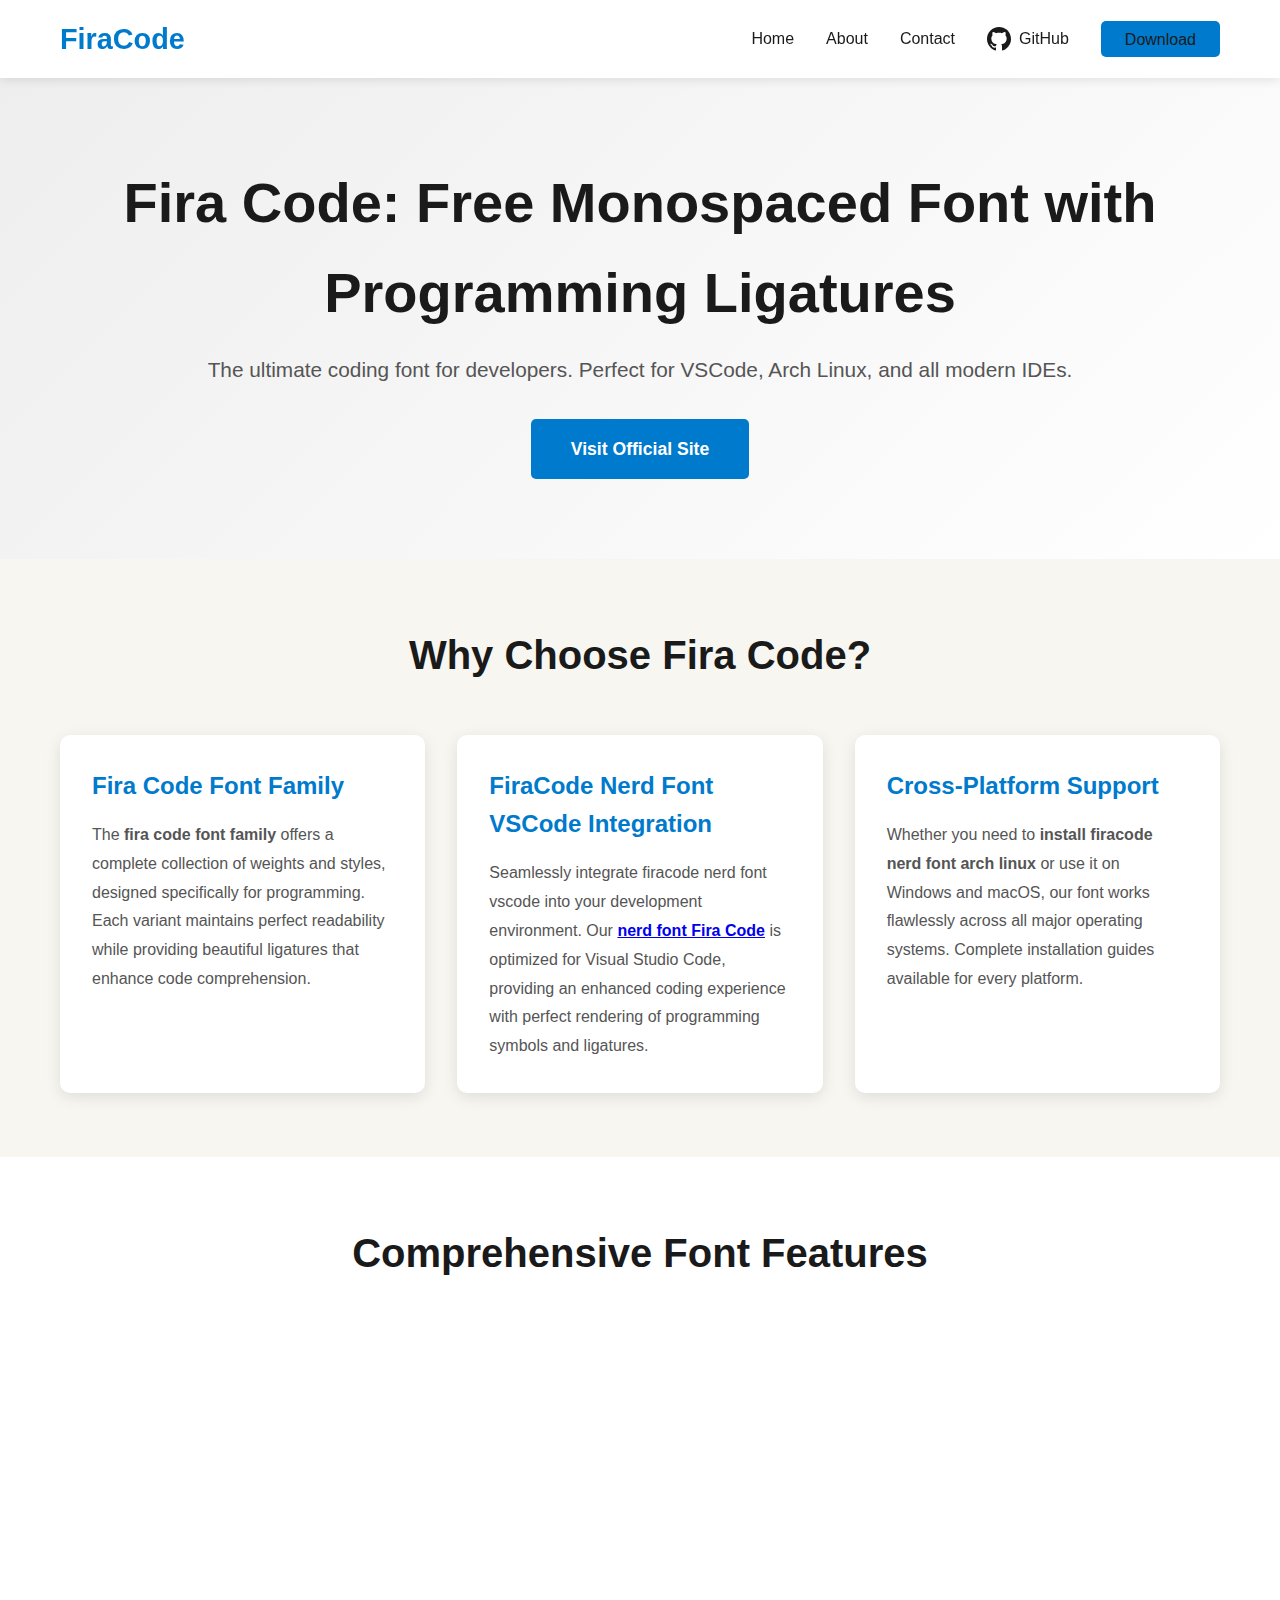
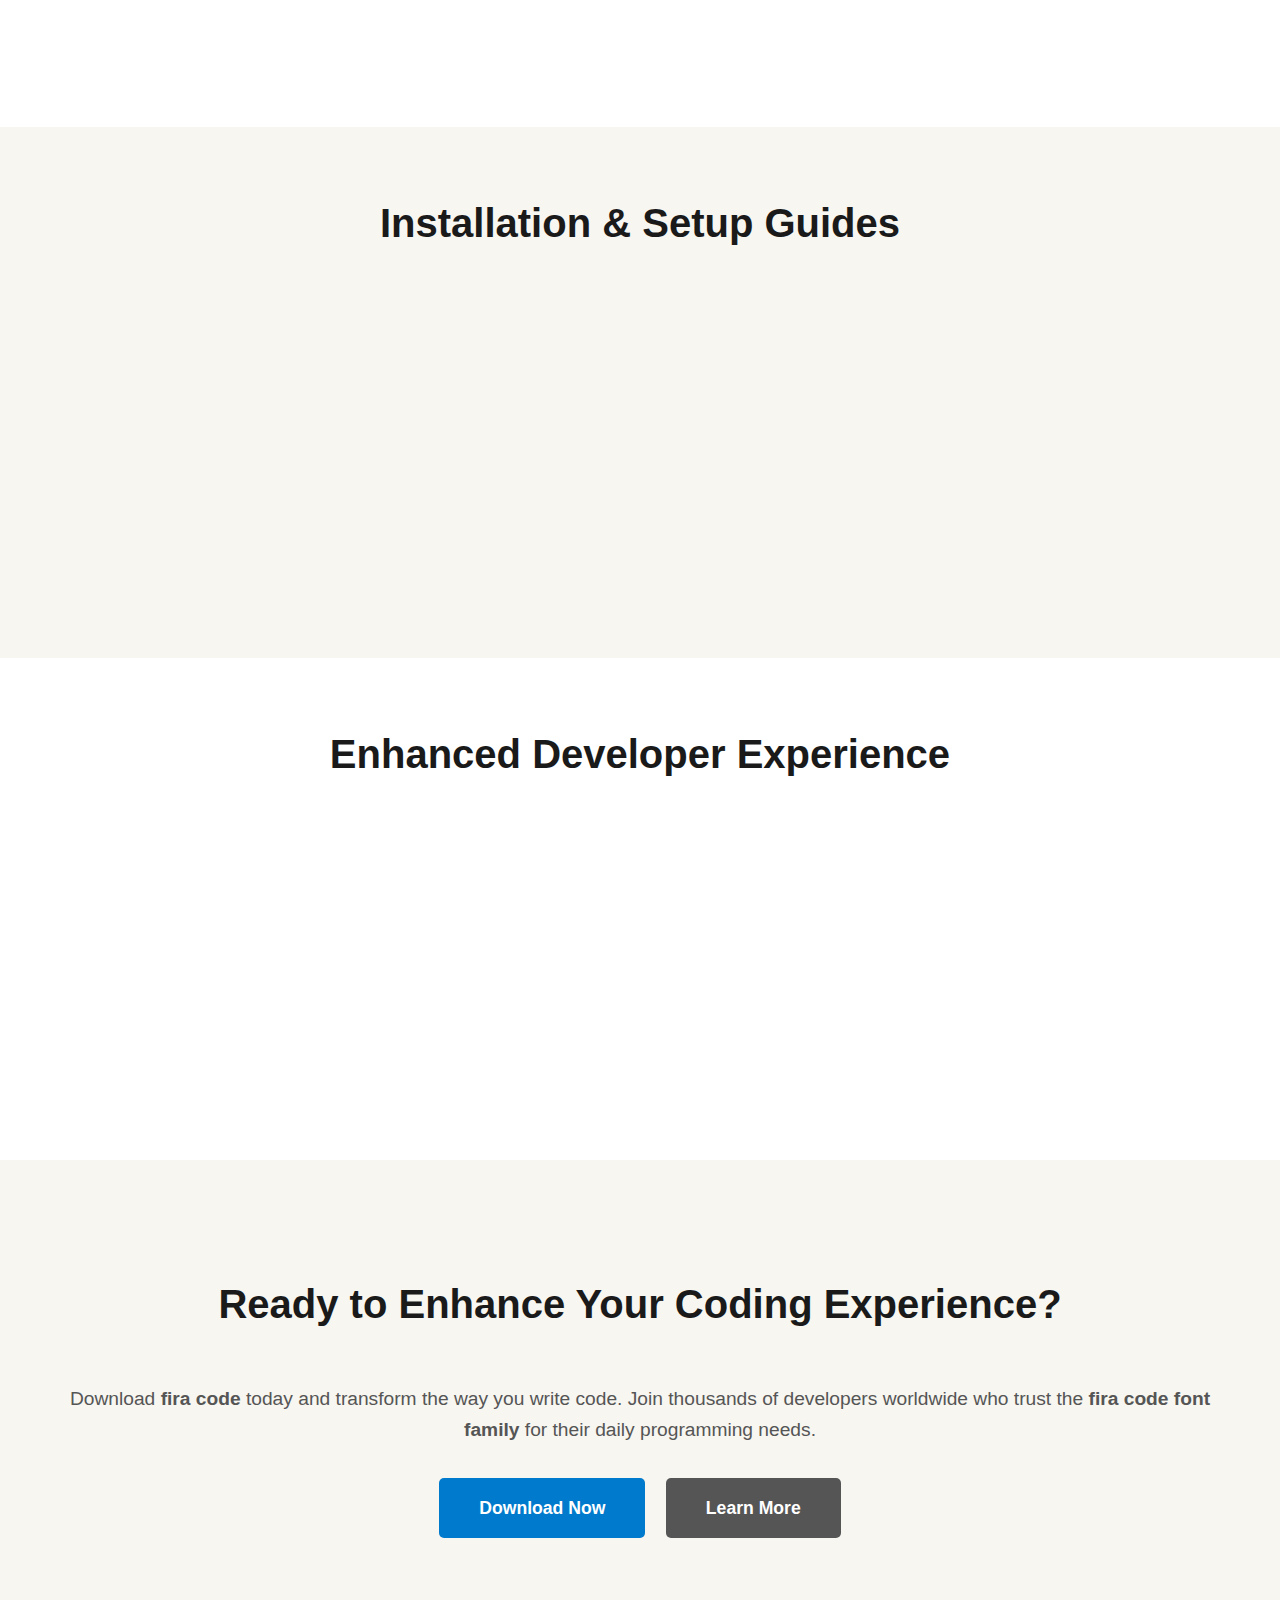
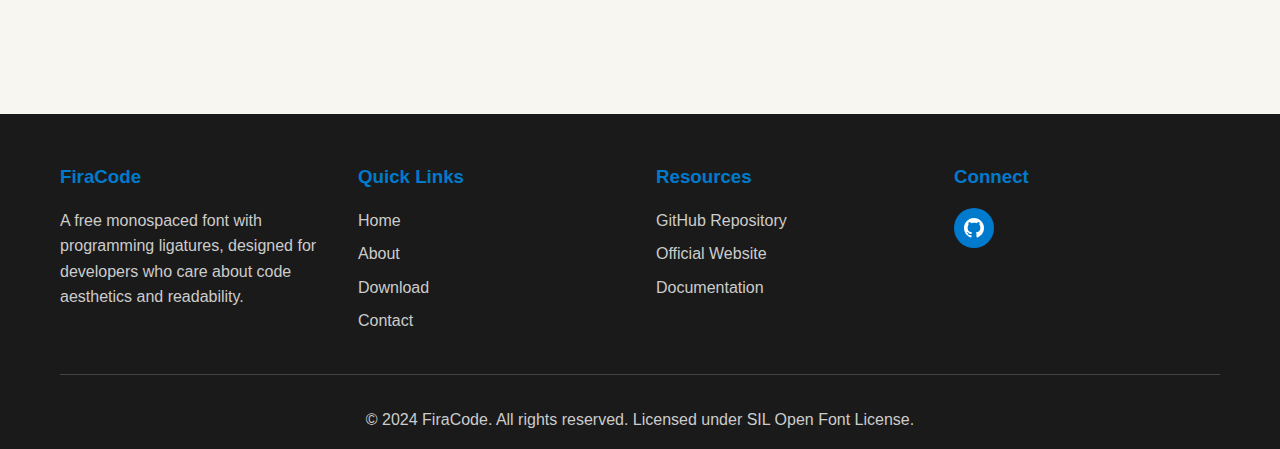
<file: index.html>
<!DOCTYPE html>
<html lang="en">
<head>
    <meta charset="UTF-8">
    <meta name="viewport" content="width=device-width, initial-scale=1.0">
    <meta name="description" content="Fira Code - A free monospaced font with programming ligatures. Download firacode nerd font vscode, learn how to install firacode nerd font arch linux, and explore the fira code font family.">
    <meta name="keywords" content="fira code, firacode nerd font vscode, install firacode nerd font arch linux, fira code font family, how to find color code in word document, google fonts fira sans">
    <meta name="author" content="FiraCode">
    <title>Fira Code - Professional Programming Font with Ligatures</title>
    <link rel="stylesheet" href="style.css">
</head>
<body>
    <header>
        <nav class="container">
            <a href="index.html" class="logo">FiraCode</a>
            <div class="menu-toggle" id="menuToggle">
                <span></span>
                <span></span>
                <span></span>
            </div>
            <ul class="nav-links" id="navLinks">
                <li><a href="index.html">Home</a></li>
                <li><a href="about.html">About</a></li>
                <li><a href="contact.html">Contact</a></li>
                <li><a href="https://github.com/FiraCodee/FiraCode" target="_blank" class="github-link">
                    <svg class="github-icon" viewBox="0 0 24 24" fill="currentColor">
                        <path d="M12 0c-6.626 0-12 5.373-12 12 0 5.302 3.438 9.8 8.207 11.387.599.111.793-.261.793-.577v-2.234c-3.338.726-4.033-1.416-4.033-1.416-.546-1.387-1.333-1.756-1.333-1.756-1.089-.745.083-.729.083-.729 1.205.084 1.839 1.237 1.839 1.237 1.07 1.834 2.807 1.304 3.492.997.107-.775.418-1.305.762-1.604-2.665-.305-5.467-1.334-5.467-5.931 0-1.311.469-2.381 1.236-3.221-.124-.303-.535-1.524.117-3.176 0 0 1.008-.322 3.301 1.23.957-.266 1.983-.399 3.003-.404 1.02.005 2.047.138 3.006.404 2.291-1.552 3.297-1.23 3.297-1.23.653 1.653.242 2.874.118 3.176.77.84 1.235 1.911 1.235 3.221 0 4.609-2.807 5.624-5.479 5.921.43.372.823 1.102.823 2.222v3.293c0 .319.192.694.801.576 4.765-1.589 8.199-6.086 8.199-11.386 0-6.627-5.373-12-12-12z"/>
                    </svg>
                    GitHub
                </a></li>
                <li><a href="download.html" class="download-btn-nav">Download</a></li>
            </ul>
        </nav>
    </header>

    <section class="hero">
        <div class="container">
            <h1>Fira Code: Free Monospaced Font with Programming Ligatures</h1>
            <p>The ultimate coding font for developers. Perfect for VSCode, Arch Linux, and all modern IDEs.</p>
            <a href="https://firacode.org/" target="_blank" class="cta-button">Visit Official Site</a>
        </div>
    </section>

    <section class="section">
        <div class="container">
            <h2 class="section-title">Why Choose Fira Code?</h2>
            <div class="features-grid">
                <div class="feature-card">
                    <h3>Fira Code Font Family</h3>
                    <p>The <strong>fira code font family</strong> offers a complete collection of weights and styles, designed specifically for programming. Each variant maintains perfect readability while providing beautiful ligatures that enhance code comprehension.</p>
                </div>
                <div class="feature-card">
                    <h3>FiraCode Nerd Font VSCode Integration</h3>
                    <p>Seamlessly integrate firacode nerd font vscode into your development environment. Our <a href="https://firacode.org/fira-code-nerd-font-elevate-your-vscode-coding-experience/" target="_blank"><strong>nerd font Fira Code</strong></a> is optimized for Visual Studio Code, providing an enhanced coding experience with perfect rendering of programming symbols and ligatures.</p>
                </div>
                <div class="feature-card">
                    <h3>Cross-Platform Support</h3>
                    <p>Whether you need to <strong>install firacode nerd font arch linux</strong> or use it on Windows and macOS, our font works flawlessly across all major operating systems. Complete installation guides available for every platform.</p>
                </div>
            </div>
        </div>
    </section>

    <section class="section section-alt">
        <div class="container">
            <h2 class="section-title">Comprehensive Font Features</h2>
            <div class="features-grid">
                <div class="feature-card">
                    <h3>Programming Ligatures</h3>
                    <p>Transform common programming multi-character combinations into single logical symbols. Enhance code readability with elegant ligatures for arrows (=>), comparisons (===), and more.</p>
                </div>
                <div class="feature-card">
                    <h3>Google Fonts Fira Sans Family</h3>
                    <p>Part of the renowned <strong>google fonts fira sans</strong> family, Fira Code maintains the same design principles while being specifically optimized for coding. Consistent typography across your entire project.</p>
                </div>
                <div class="feature-card">
                    <h3>Color Code Documentation</h3>
                    <p>Learn <strong>how to find color code in word document</strong> and other technical documentation with clear examples. Our font makes hex codes, RGB values, and color annotations highly legible in any document format.</p>
                </div>
            </div>
        </div>
    </section>

    <section class="section">
        <div class="container">
            <h2 class="section-title">Installation & Setup Guides</h2>
            <div class="features-grid">
                <div class="feature-card">
                    <h3>Quick Start for VSCode</h3>
                    <p>Get started with <strong>firacode nerd font vscode</strong> in minutes. Download the font, install it on your system, and configure your settings.json with the font family name. Full instructions available in our documentation.</p>
                </div>
                <div class="feature-card">
                    <h3>Linux Installation</h3>
                    <p>Complete guide to <strong>install firacode nerd font arch linux</strong> and other distributions. Use your package manager (pacman, apt, yum) or install manually from our releases. Works perfectly with terminal emulators and IDEs.</p>
                </div>
                <div class="feature-card">
                    <h3>Windows & macOS Setup</h3>
                    <p>Simple installation process for Windows and macOS users. Download the font package, double-click to install, and configure your favorite code editor to use the <a href="https://firacode.org/how-can-i-install-firacode-font/" target="_blank"><strong>FiraCode Nerd Font Arch Linux</strong></a> version for seamless integration.</p>
                </div>
            </div>
        </div>
    </section>

    <section class="section section-alt">
        <div class="container">
            <h2 class="section-title">Enhanced Developer Experience</h2>
            <div class="features-grid">
                <div class="feature-card">
                    <h3>IDE Compatibility</h3>
                    <p><strong>Fira code</strong> works seamlessly with all major IDEs including VSCode, IntelliJ IDEA, Sublime Text, Atom, and Vim. Configure once and enjoy consistent typography across all your development tools.</p>
                </div>
                <div class="feature-card">
                    <h3>Open Source & Free</h3>
                    <p>Completely free and open source under the SIL Open Font License. Contribute to the project on GitHub, report issues, and help improve the <strong>fira code font family</strong> for the entire developer community.</p>
                </div>
                <div class="feature-card">
                    <h3>Regular Updates</h3>
                    <p>Continuously improved with new ligatures, bug fixes, and enhanced support for programming languages. Stay updated with the latest features and improvements from our active development team.</p>
                </div>
            </div>
        </div>
    </section>

    <section class="section">
        <div class="container" style="text-align: center; padding: 3rem 0;">
            <h2 class="section-title">Ready to Enhance Your Coding Experience?</h2>
            <p style="font-size: 1.2rem; color: var(--text-gray); margin-bottom: 2rem;">
                Download <strong>fira code</strong> today and transform the way you write code. Join thousands of developers worldwide who trust the <strong>fira code font family</strong> for their daily programming needs.
            </p>
            <a href="download.html" class="cta-button" style="margin-right: 1rem;">Download Now</a>
            <a href="about.html" class="cta-button" style="background-color: var(--text-gray);">Learn More</a>
        </div>
    </section>

    <footer>
        <div class="container">
            <div class="footer-content">
                <div class="footer-section">
                    <h3>FiraCode</h3>
                    <p>A free monospaced font with programming ligatures, designed for developers who care about code aesthetics and readability.</p>
                </div>
                <div class="footer-section">
                    <h3>Quick Links</h3>
                    <a href="index.html">Home</a>
                    <a href="about.html">About</a>
                    <a href="download.html">Download</a>
                    <a href="contact.html">Contact</a>
                </div>
                <div class="footer-section">
                    <h3>Resources</h3>
                    <a href="https://github.com/FiraCodee/FiraCode" target="_blank">GitHub Repository</a>
                    <a href="https://firacode.org/" target="_blank">Official Website</a>
                    <a href="download.html">Documentation</a>
                </div>
                <div class="footer-section">
                    <h3>Connect</h3>
                    <div class="social-links">
                        <a href="https://github.com/FiraCodee/FiraCode" target="_blank" title="GitHub">
                            <svg width="20" height="20" viewBox="0 0 24 24" fill="white">
                                <path d="M12 0c-6.626 0-12 5.373-12 12 0 5.302 3.438 9.8 8.207 11.387.599.111.793-.261.793-.577v-2.234c-3.338.726-4.033-1.416-4.033-1.416-.546-1.387-1.333-1.756-1.333-1.756-1.089-.745.083-.729.083-.729 1.205.084 1.839 1.237 1.839 1.237 1.07 1.834 2.807 1.304 3.492.997.107-.775.418-1.305.762-1.604-2.665-.305-5.467-1.334-5.467-5.931 0-1.311.469-2.381 1.236-3.221-.124-.303-.535-1.524.117-3.176 0 0 1.008-.322 3.301 1.23.957-.266 1.983-.399 3.003-.404 1.02.005 2.047.138 3.006.404 2.291-1.552 3.297-1.23 3.297-1.23.653 1.653.242 2.874.118 3.176.77.84 1.235 1.911 1.235 3.221 0 4.609-2.807 5.624-5.479 5.921.43.372.823 1.102.823 2.222v3.293c0 .319.192.694.801.576 4.765-1.589 8.199-6.086 8.199-11.386 0-6.627-5.373-12-12-12z"/>
                            </svg>
                        </a>
                    </div>
                </div>
            </div>
            <div class="footer-bottom">
                <p>&copy; 2024 FiraCode. All rights reserved. Licensed under SIL Open Font License.</p>
            </div>
        </div>
    </footer>

    <script src="script.js"></script>
</body>
</html>
</file>
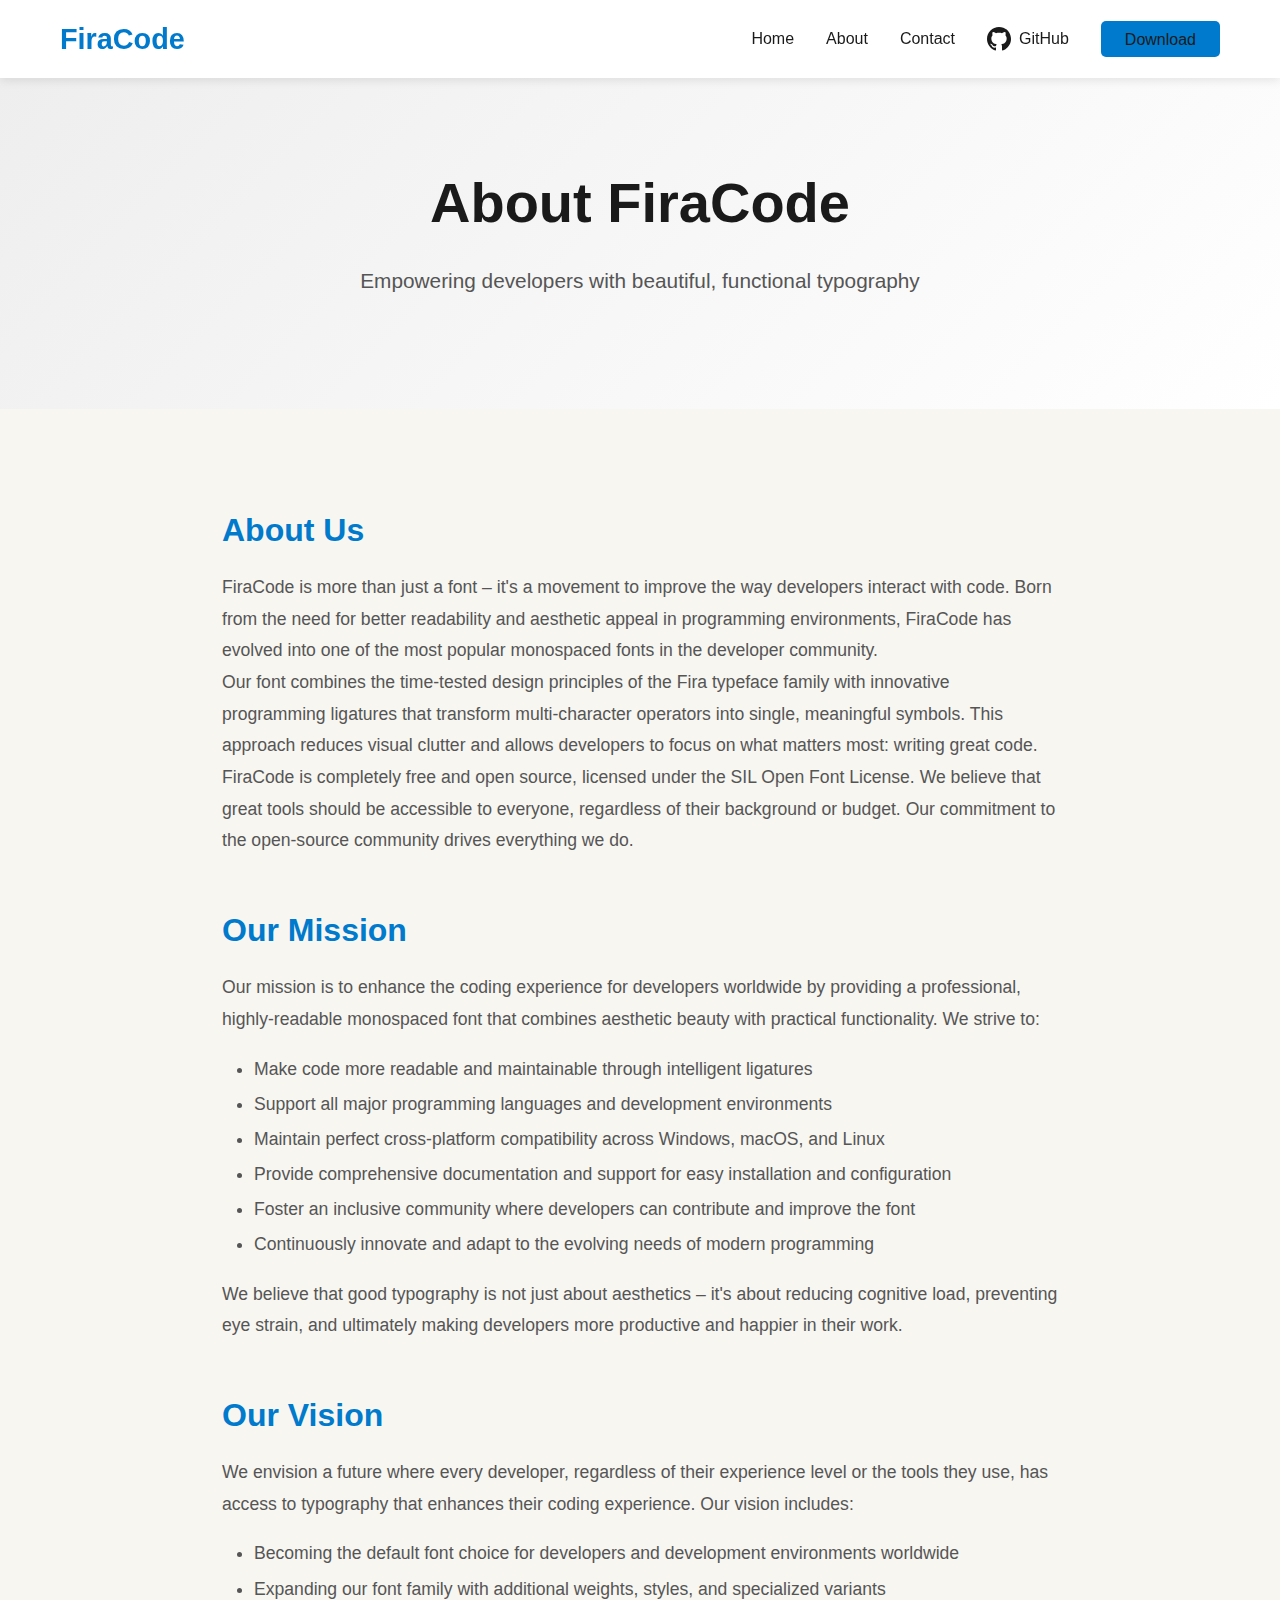
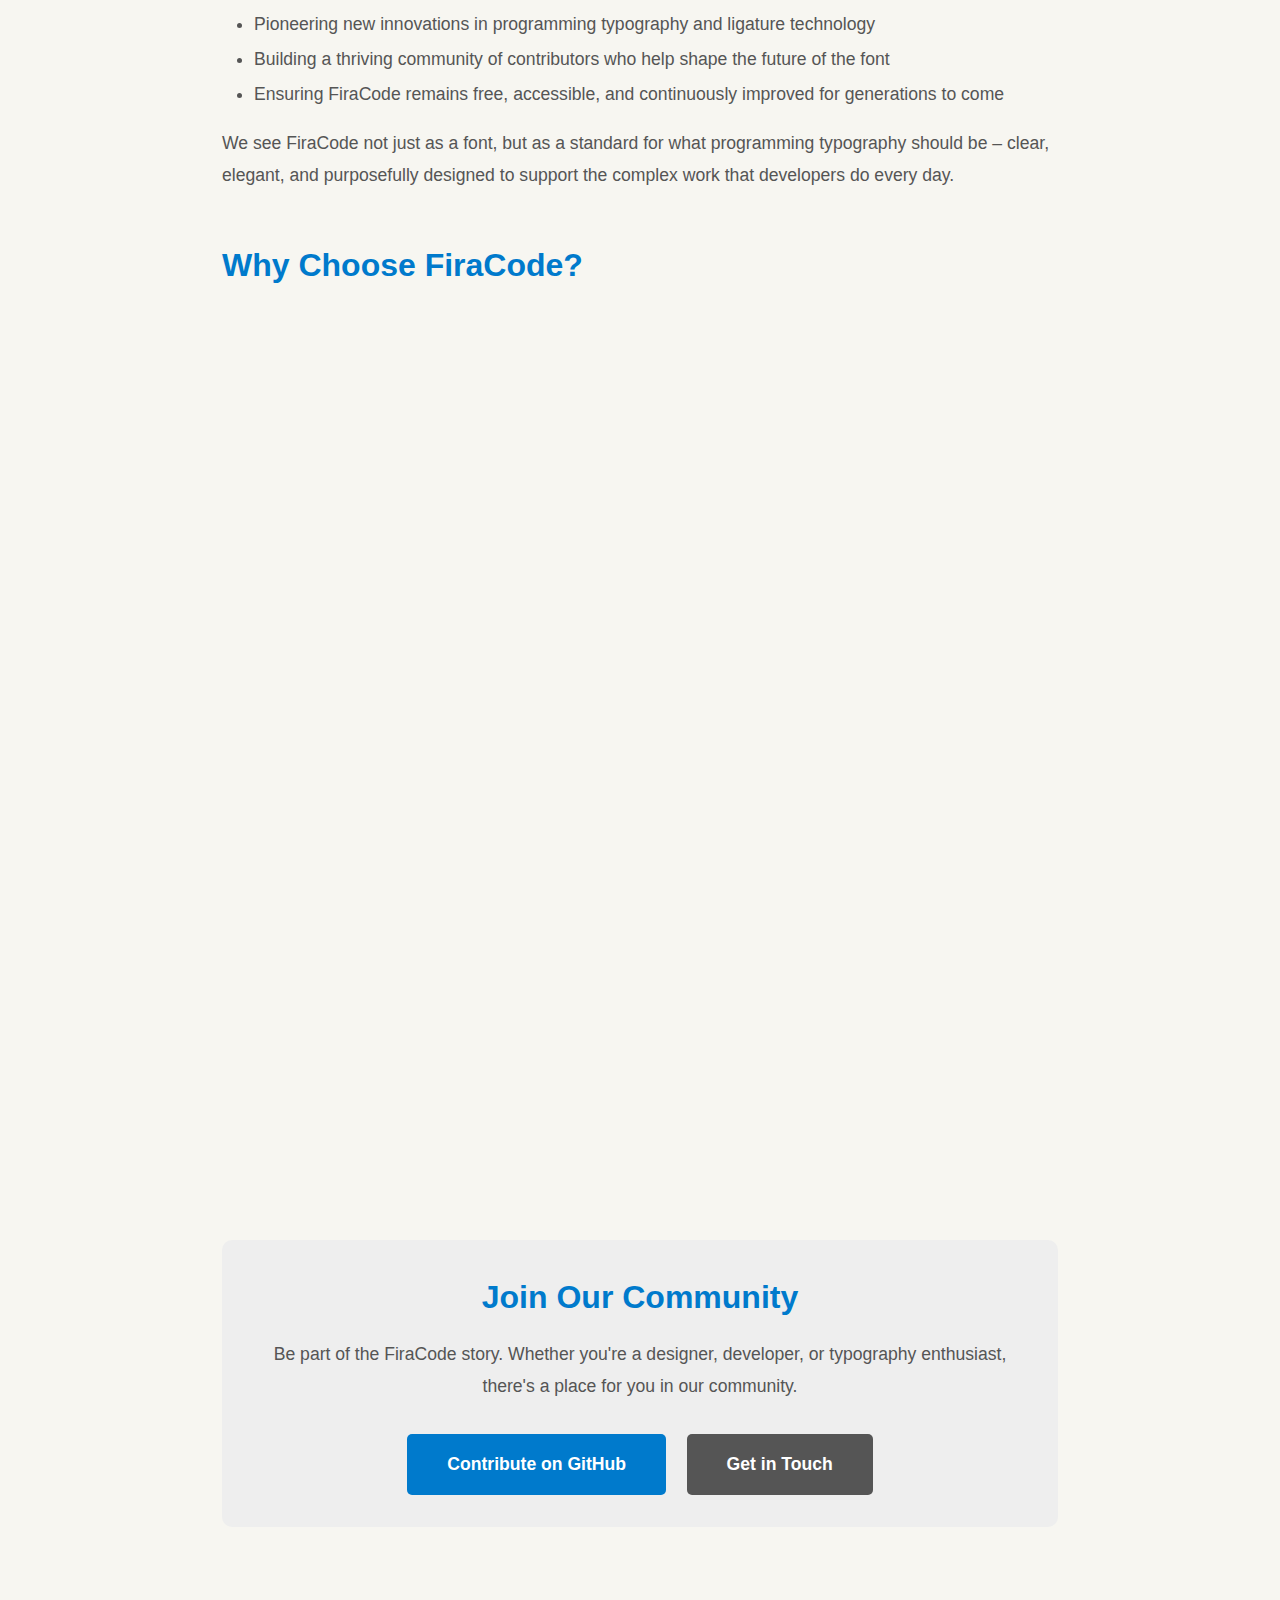
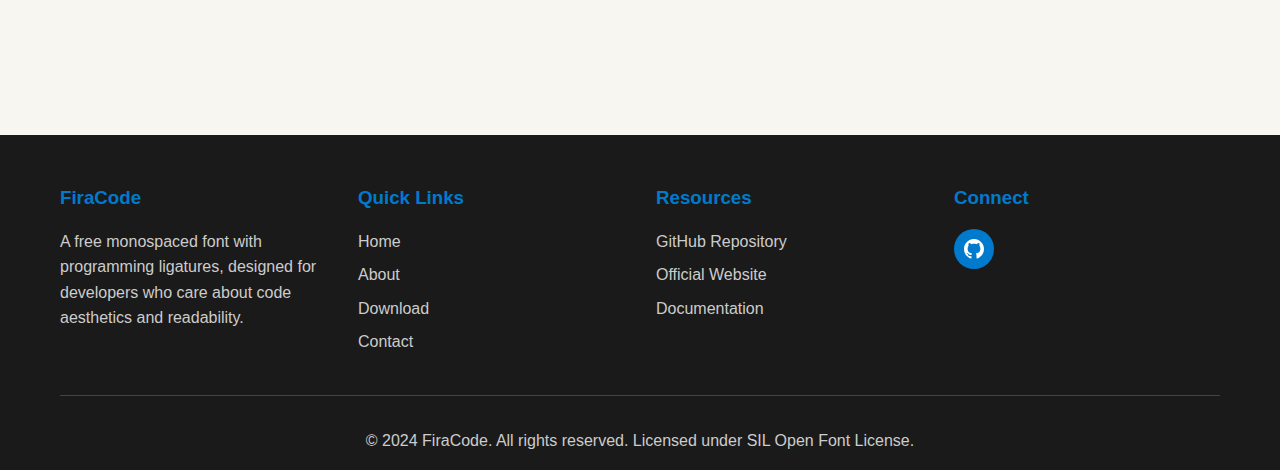
<file: about.html>
<!DOCTYPE html>
<html lang="en">
<head>
    <meta charset="UTF-8">
    <meta name="viewport" content="width=device-width, initial-scale=1.0">
    <meta name="description" content="Learn about FiraCode - the professional programming font with ligatures. Our mission is to enhance developer experience through beautiful typography.">
    <meta name="keywords" content="fira code, firacode font, programming font, about firacode">
    <title>About FiraCode - Our Mission and Vision</title>
    <link rel="stylesheet" href="style.css">
</head>
<body>
    <header>
        <nav class="container">
            <a href="index.html" class="logo">FiraCode</a>
            <div class="menu-toggle" id="menuToggle">
                <span></span>
                <span></span>
                <span></span>
            </div>
            <ul class="nav-links" id="navLinks">
                <li><a href="index.html">Home</a></li>
                <li><a href="about.html">About</a></li>
                <li><a href="contact.html">Contact</a></li>
                <li><a href="https://github.com/FiraCodee/FiraCode" target="_blank" class="github-link">
                    <svg class="github-icon" viewBox="0 0 24 24" fill="currentColor">
                        <path d="M12 0c-6.626 0-12 5.373-12 12 0 5.302 3.438 9.8 8.207 11.387.599.111.793-.261.793-.577v-2.234c-3.338.726-4.033-1.416-4.033-1.416-.546-1.387-1.333-1.756-1.333-1.756-1.089-.745.083-.729.083-.729 1.205.084 1.839 1.237 1.839 1.237 1.07 1.834 2.807 1.304 3.492.997.107-.775.418-1.305.762-1.604-2.665-.305-5.467-1.334-5.467-5.931 0-1.311.469-2.381 1.236-3.221-.124-.303-.535-1.524.117-3.176 0 0 1.008-.322 3.301 1.23.957-.266 1.983-.399 3.003-.404 1.02.005 2.047.138 3.006.404 2.291-1.552 3.297-1.23 3.297-1.23.653 1.653.242 2.874.118 3.176.77.84 1.235 1.911 1.235 3.221 0 4.609-2.807 5.624-5.479 5.921.43.372.823 1.102.823 2.222v3.293c0 .319.192.694.801.576 4.765-1.589 8.199-6.086 8.199-11.386 0-6.627-5.373-12-12-12z"/>
                    </svg>
                    GitHub
                </a></li>
                <li><a href="download.html" class="download-btn-nav">Download</a></li>
            </ul>
        </nav>
    </header>

    <section class="hero">
        <div class="container">
            <h1>About FiraCode</h1>
            <p>Empowering developers with beautiful, functional typography</p>
        </div>
    </section>

    <section class="section">
        <div class="container about-content">
            <div class="about-section">
                <h2>About Us</h2>
                <p>
                    FiraCode is more than just a font – it's a movement to improve the way developers interact with code. Born from the need for better readability and aesthetic appeal in programming environments, FiraCode has evolved into one of the most popular monospaced fonts in the developer community.
                </p>
                <p>
                    Our font combines the time-tested design principles of the Fira typeface family with innovative programming ligatures that transform multi-character operators into single, meaningful symbols. This approach reduces visual clutter and allows developers to focus on what matters most: writing great code.
                </p>
                <p>
                    FiraCode is completely free and open source, licensed under the SIL Open Font License. We believe that great tools should be accessible to everyone, regardless of their background or budget. Our commitment to the open-source community drives everything we do.
                </p>
            </div>

            <div class="about-section">
                <h2>Our Mission</h2>
                <p>
                    Our mission is to enhance the coding experience for developers worldwide by providing a professional, highly-readable monospaced font that combines aesthetic beauty with practical functionality. We strive to:
                </p>
                <ul style="color: var(--text-gray); font-size: 1.1rem; line-height: 2; margin-left: 2rem; margin-top: 1rem;">
                    <li>Make code more readable and maintainable through intelligent ligatures</li>
                    <li>Support all major programming languages and development environments</li>
                    <li>Maintain perfect cross-platform compatibility across Windows, macOS, and Linux</li>
                    <li>Provide comprehensive documentation and support for easy installation and configuration</li>
                    <li>Foster an inclusive community where developers can contribute and improve the font</li>
                    <li>Continuously innovate and adapt to the evolving needs of modern programming</li>
                </ul>
                <p style="margin-top: 1rem;">
                    We believe that good typography is not just about aesthetics – it's about reducing cognitive load, preventing eye strain, and ultimately making developers more productive and happier in their work.
                </p>
            </div>

            <div class="about-section">
                <h2>Our Vision</h2>
                <p>
                    We envision a future where every developer, regardless of their experience level or the tools they use, has access to typography that enhances their coding experience. Our vision includes:
                </p>
                <ul style="color: var(--text-gray); font-size: 1.1rem; line-height: 2; margin-left: 2rem; margin-top: 1rem;">
                    <li>Becoming the default font choice for developers and development environments worldwide</li>
                    <li>Expanding our font family with additional weights, styles, and specialized variants</li>
                    <li>Pioneering new innovations in programming typography and ligature technology</li>
                    <li>Building a thriving community of contributors who help shape the future of the font</li>
                    <li>Ensuring FiraCode remains free, accessible, and continuously improved for generations to come</li>
                </ul>
                <p style="margin-top: 1rem;">
                    We see FiraCode not just as a font, but as a standard for what programming typography should be – clear, elegant, and purposefully designed to support the complex work that developers do every day.
                </p>
            </div>

            <div class="about-section">
                <h2>Why Choose FiraCode?</h2>
                <div class="features-grid" style="margin-top: 2rem;">
                    <div class="feature-card">
                        <h3>Perfect Readability</h3>
                        <p>Every character is carefully crafted to be distinguishable, even at small sizes. Say goodbye to confusion between 0/O, 1/l/I, and other commonly mistaken characters.</p>
                    </div>
                    <div class="feature-card">
                        <h3>Smart Ligatures</h3>
                        <p>Over 100 programming ligatures that automatically combine characters like ->, =>, ===, !== into beautiful, semantic symbols that improve code comprehension.</p>
                    </div>
                    <div class="feature-card">
                        <h3>Universal Support</h3>
                        <p>Works flawlessly in VSCode, IntelliJ, Sublime Text, Atom, Vim, and virtually every modern code editor and IDE across all platforms.</p>
                    </div>
                    <div class="feature-card">
                        <h3>Active Development</h3>
                        <p>Regular updates with new features, bug fixes, and improvements based on community feedback. Our team is committed to keeping FiraCode modern and relevant.</p>
                    </div>
                    <div class="feature-card">
                        <h3>Open Source</h3>
                        <p>Completely free with an active GitHub community. Fork it, modify it, contribute to it – FiraCode belongs to everyone.</p>
                    </div>
                    <div class="feature-card">
                        <h3>Comprehensive Documentation</h3>
                        <p>Detailed installation guides, configuration examples, and troubleshooting resources to help you get started quickly and easily.</p>
                    </div>
                </div>
            </div>

            <div class="about-section" style="text-align: center; margin-top: 3rem; padding: 2rem; background-color: var(--secondary); border-radius: 10px;">
                <h2>Join Our Community</h2>
                <p style="font-size: 1.1rem; margin-bottom: 2rem;">
                    Be part of the FiraCode story. Whether you're a designer, developer, or typography enthusiast, there's a place for you in our community.
                </p>
                <a href="https://github.com/FiraCodee/FiraCode" target="_blank" class="cta-button" style="margin-right: 1rem;">Contribute on GitHub</a>
                <a href="contact.html" class="cta-button" style="background-color: var(--text-gray);">Get in Touch</a>
            </div>
        </div>
    </section>

    <footer>
        <div class="container">
            <div class="footer-content">
                <div class="footer-section">
                    <h3>FiraCode</h3>
                    <p>A free monospaced font with programming ligatures, designed for developers who care about code aesthetics and readability.</p>
                </div>
                <div class="footer-section">
                    <h3>Quick Links</h3>
                    <a href="index.html">Home</a>
                    <a href="about.html">About</a>
                    <a href="download.html">Download</a>
                    <a href="contact.html">Contact</a>
                </div>
                <div class="footer-section">
                    <h3>Resources</h3>
                    <a href="https://github.com/FiraCodee/FiraCode" target="_blank">GitHub Repository</a>
                    <a href="https://firacode.org/" target="_blank">Official Website</a>
                    <a href="download.html">Documentation</a>
                </div>
                <div class="footer-section">
                    <h3>Connect</h3>
                    <div class="social-links">
                        <a href="https://github.com/FiraCodee/FiraCode" target="_blank" title="GitHub">
                            <svg width="20" height="20" viewBox="0 0 24 24" fill="white">
                                <path d="M12 0c-6.626 0-12 5.373-12 12 0 5.302 3.438 9.8 8.207 11.387.599.111.793-.261.793-.577v-2.234c-3.338.726-4.033-1.416-4.033-1.416-.546-1.387-1.333-1.756-1.333-1.756-1.089-.745.083-.729.083-.729 1.205.084 1.839 1.237 1.839 1.237 1.07 1.834 2.807 1.304 3.492.997.107-.775.418-1.305.762-1.604-2.665-.305-5.467-1.334-5.467-5.931 0-1.311.469-2.381 1.236-3.221-.124-.303-.535-1.524.117-3.176 0 0 1.008-.322 3.301 1.23.957-.266 1.983-.399 3.003-.404 1.02.005 2.047.138 3.006.404 2.291-1.552 3.297-1.23 3.297-1.23.653 1.653.242 2.874.118 3.176.77.84 1.235 1.911 1.235 3.221 0 4.609-2.807 5.624-5.479 5.921.43.372.823 1.102.823 2.222v3.293c0 .319.192.694.801.576 4.765-1.589 8.199-6.086 8.199-11.386 0-6.627-5.373-12-12-12z"/>
                            </svg>
                        </a>
                    </div>
                </div>
            </div>
            <div class="footer-bottom">
                <p>&copy; 2024 FiraCode. All rights reserved. Licensed under SIL Open Font License.</p>
            </div>
        </div>
    </footer>

    <script src="script.js"></script>
</body>
</html>
</file>
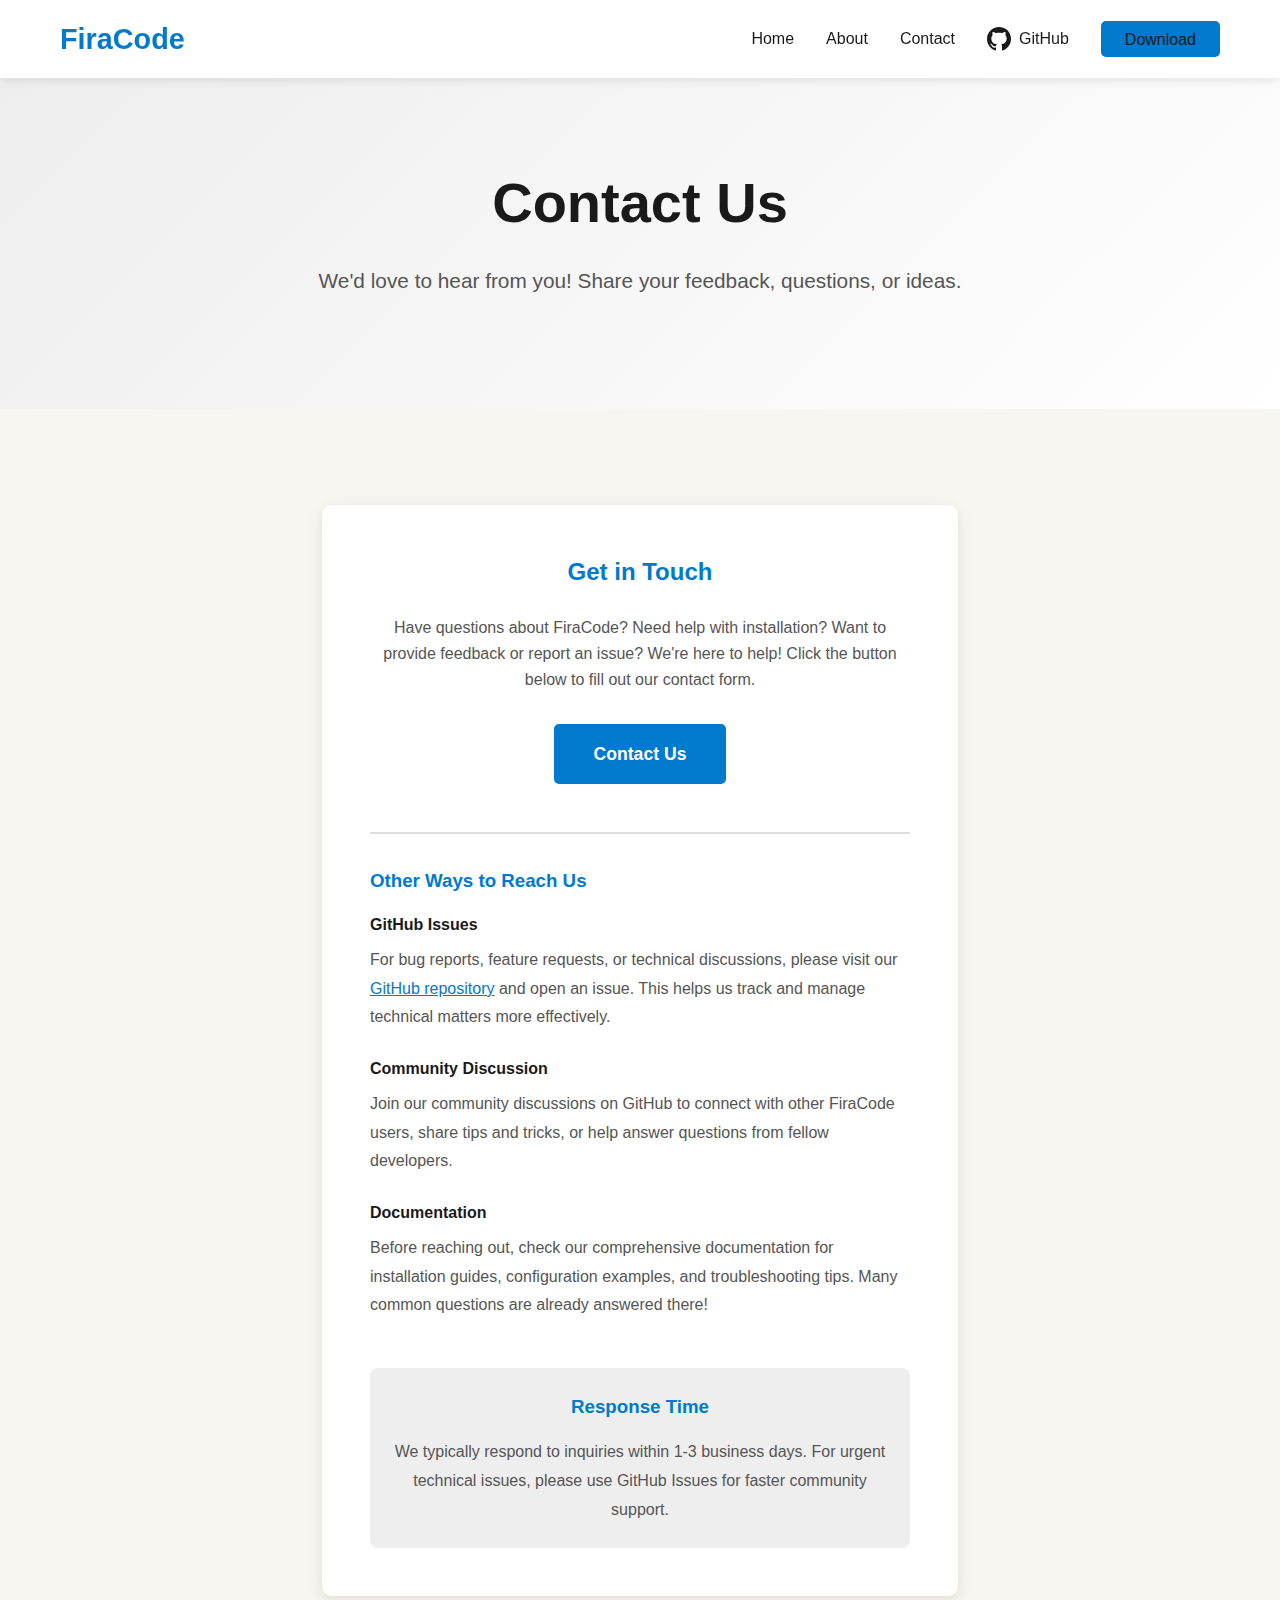
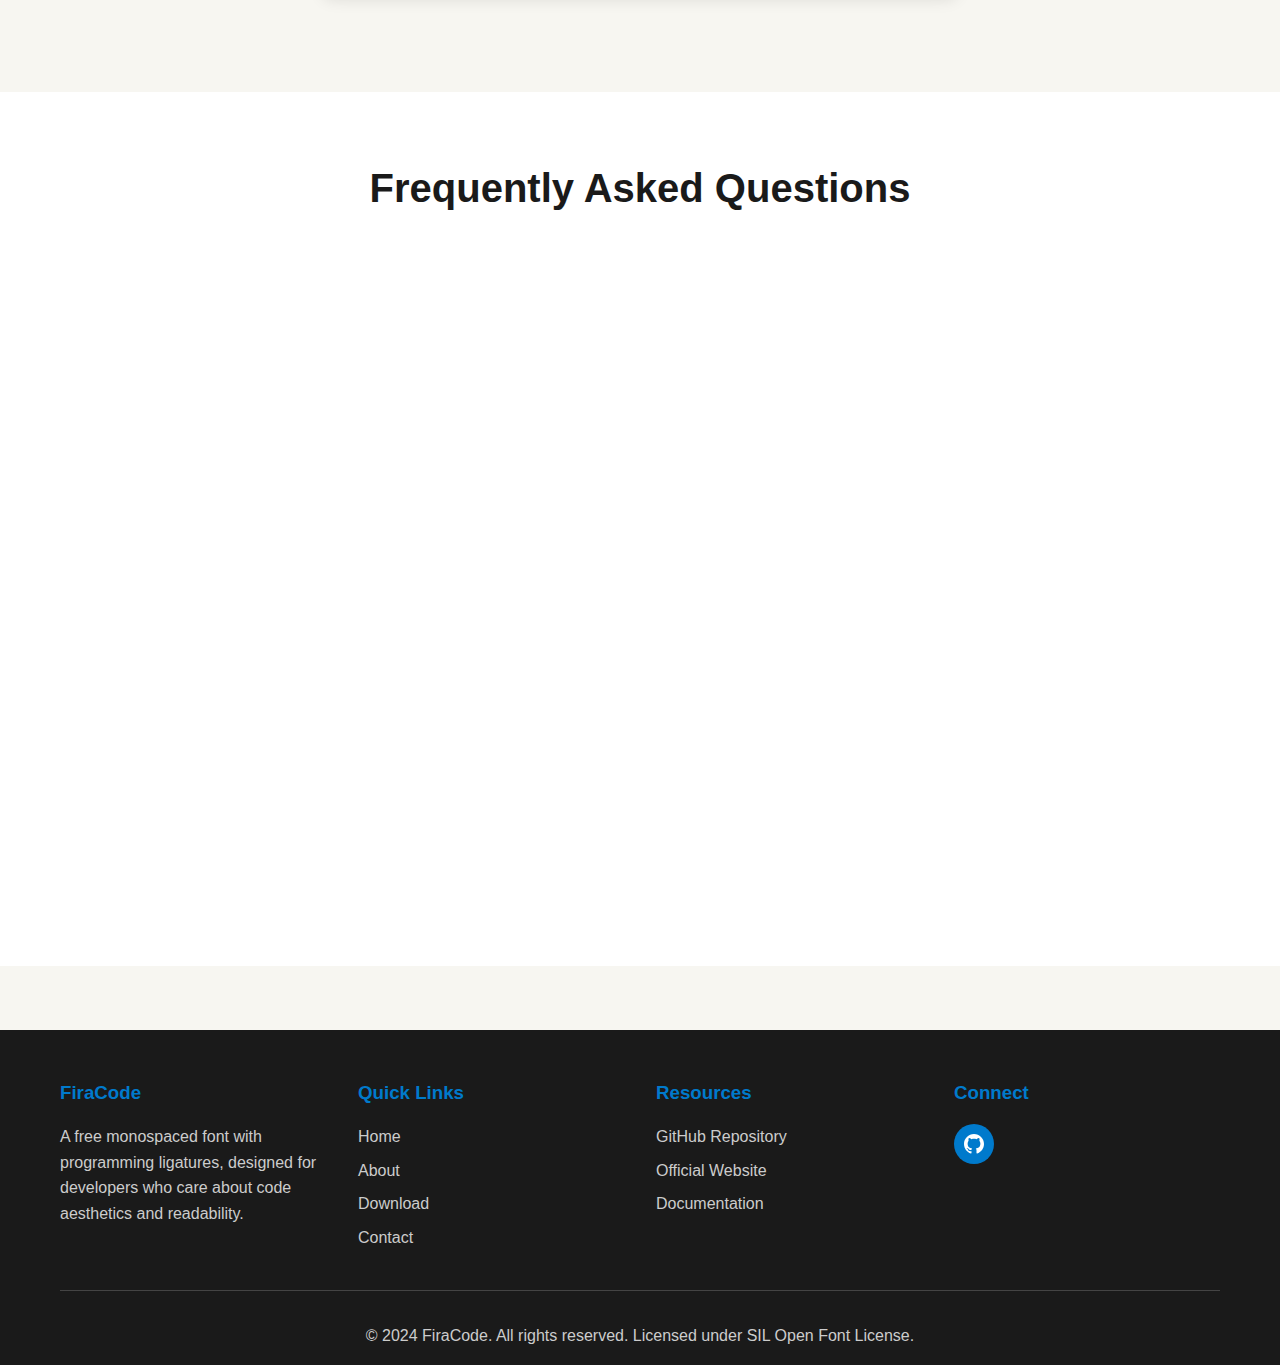
<file: contact.html>
<!DOCTYPE html>
<html lang="en">
<head>
    <meta charset="UTF-8">
    <meta name="viewport" content="width=device-width, initial-scale=1.0">
    <meta name="description" content="Contact FiraCode team. Get in touch with questions, feedback, or support regarding the FiraCode programming font.">
    <meta name="keywords" content="contact firacode, firacode support, firacode feedback">
    <title>Contact FiraCode - Get in Touch</title>
    <link rel="stylesheet" href="style.css">
</head>
<body>
    <header>
        <nav class="container">
            <a href="index.html" class="logo">FiraCode</a>
            <div class="menu-toggle" id="menuToggle">
                <span></span>
                <span></span>
                <span></span>
            </div>
            <ul class="nav-links" id="navLinks">
                <li><a href="index.html">Home</a></li>
                <li><a href="about.html">About</a></li>
                <li><a href="contact.html">Contact</a></li>
                <li><a href="https://github.com/FiraCodee/FiraCode" target="_blank" class="github-link">
                    <svg class="github-icon" viewBox="0 0 24 24" fill="currentColor">
                        <path d="M12 0c-6.626 0-12 5.373-12 12 0 5.302 3.438 9.8 8.207 11.387.599.111.793-.261.793-.577v-2.234c-3.338.726-4.033-1.416-4.033-1.416-.546-1.387-1.333-1.756-1.333-1.756-1.089-.745.083-.729.083-.729 1.205.084 1.839 1.237 1.839 1.237 1.07 1.834 2.807 1.304 3.492.997.107-.775.418-1.305.762-1.604-2.665-.305-5.467-1.334-5.467-5.931 0-1.311.469-2.381 1.236-3.221-.124-.303-.535-1.524.117-3.176 0 0 1.008-.322 3.301 1.23.957-.266 1.983-.399 3.003-.404 1.02.005 2.047.138 3.006.404 2.291-1.552 3.297-1.23 3.297-1.23.653 1.653.242 2.874.118 3.176.77.84 1.235 1.911 1.235 3.221 0 4.609-2.807 5.624-5.479 5.921.43.372.823 1.102.823 2.222v3.293c0 .319.192.694.801.576 4.765-1.589 8.199-6.086 8.199-11.386 0-6.627-5.373-12-12-12z"/>
                    </svg>
                    GitHub
                </a></li>
                <li><a href="download.html" class="download-btn-nav">Download</a></li>
            </ul>
        </nav>
    </header>

    <section class="hero">
        <div class="container">
            <h1>Contact Us</h1>
            <p>We'd love to hear from you! Share your feedback, questions, or ideas.</p>
        </div>
    </section>

    <section class="section">
        <div class="container contact-container">
            <div class="contact-form">
                <h2 style="text-align: center; margin-bottom: 1.5rem; color: var(--accent);">Get in Touch</h2>
                <p style="text-align: center; color: var(--text-gray); margin-bottom: 2rem;">
                    Have questions about FiraCode? Need help with installation? Want to provide feedback or report an issue? 
                    We're here to help! Click the button below to fill out our contact form.
                </p>
                
                <div style="text-align: center; margin: 2rem 0;">
                    <a href="https://docs.google.com/forms/d/e/1FAIpQLSeWRQ8pj170xLz0nQiTbHJ9P3Cxm-eZ3llQE1Kv0pUUyyIqjw/viewform" 
                       target="_blank" 
                       class="cta-button"
                       style="display: inline-block;">
                        Contact Us
                    </a>
                </div>

                <div style="margin-top: 3rem; padding-top: 2rem; border-top: 2px solid var(--border-color);">
                    <h3 style="color: var(--accent); margin-bottom: 1rem;">Other Ways to Reach Us</h3>
                    
                    <div style="margin-bottom: 1.5rem;">
                        <h4 style="color: var(--text-dark); margin-bottom: 0.5rem;">GitHub Issues</h4>
                        <p style="color: var(--text-gray); line-height: 1.8;">
                            For bug reports, feature requests, or technical discussions, please visit our 
                            <a href="https://github.com/FiraCodee/FiraCode" target="_blank" style="color: var(--accent); text-decoration: underline;">GitHub repository</a> 
                            and open an issue. This helps us track and manage technical matters more effectively.
                        </p>
                    </div>

                    <div style="margin-bottom: 1.5rem;">
                        <h4 style="color: var(--text-dark); margin-bottom: 0.5rem;">Community Discussion</h4>
                        <p style="color: var(--text-gray); line-height: 1.8;">
                            Join our community discussions on GitHub to connect with other FiraCode users, share tips and tricks, 
                            or help answer questions from fellow developers.
                        </p>
                    </div>

                    <div style="margin-bottom: 1.5rem;">
                        <h4 style="color: var(--text-dark); margin-bottom: 0.5rem;">Documentation</h4>
                        <p style="color: var(--text-gray); line-height: 1.8;">
                            Before reaching out, check our comprehensive documentation for installation guides, 
                            configuration examples, and troubleshooting tips. Many common questions are already answered there!
                        </p>
                    </div>
                </div>

                <div style="margin-top: 3rem; padding: 1.5rem; background-color: var(--secondary); border-radius: 8px;">
                    <h3 style="color: var(--accent); margin-bottom: 1rem; text-align: center;">Response Time</h3>
                    <p style="color: var(--text-gray); text-align: center; line-height: 1.8;">
                        We typically respond to inquiries within 1-3 business days. For urgent technical issues, 
                        please use GitHub Issues for faster community support.
                    </p>
                </div>
            </div>
        </div>
    </section>

    <section class="section section-alt">
        <div class="container">
            <h2 class="section-title">Frequently Asked Questions</h2>
            <div class="features-grid">
                <div class="feature-card">
                    <h3>How do I install FiraCode?</h3>
                    <p>Visit our <a href="download.html" style="color: var(--accent); text-decoration: underline;">download page</a> for detailed installation instructions for Windows, macOS, and Linux. We provide step-by-step guides for all platforms.</p>
                </div>
                <div class="feature-card">
                    <h3>Is FiraCode really free?</h3>
                    <p>Yes! FiraCode is completely free and open source under the SIL Open Font License. You can use it for personal and commercial projects without any restrictions.</p>
                </div>
                <div class="feature-card">
                    <h3>Which editors support FiraCode?</h3>
                    <p>FiraCode works with all major code editors including VSCode, IntelliJ IDEA, Sublime Text, Atom, Vim, Emacs, and many more. Check our documentation for specific configuration instructions.</p>
                </div>
                <div class="feature-card">
                    <h3>How do I enable ligatures?</h3>
                    <p>Ligatures need to be enabled in your editor's settings. Each editor has different configuration options. Visit our GitHub repository for detailed instructions for your specific editor.</p>
                </div>
                <div class="feature-card">
                    <h3>Can I contribute to FiraCode?</h3>
                    <p>Absolutely! We welcome contributions of all kinds. Whether it's code improvements, documentation updates, or bug reports, your help makes FiraCode better for everyone.</p>
                </div>
                <div class="feature-card">
                    <h3>Where can I report bugs?</h3>
                    <p>Please report bugs on our <a href="https://github.com/FiraCodee/FiraCode" target="_blank" style="color: var(--accent); text-decoration: underline;">GitHub Issues</a> page. Include your OS, editor version, and steps to reproduce the issue.</p>
                </div>
            </div>
        </div>
    </section>

    <footer>
        <div class="container">
            <div class="footer-content">
                <div class="footer-section">
                    <h3>FiraCode</h3>
                    <p>A free monospaced font with programming ligatures, designed for developers who care about code aesthetics and readability.</p>
                </div>
                <div class="footer-section">
                    <h3>Quick Links</h3>
                    <a href="index.html">Home</a>
                    <a href="about.html">About</a>
                    <a href="download.html">Download</a>
                    <a href="contact.html">Contact</a>
                </div>
                <div class="footer-section">
                    <h3>Resources</h3>
                    <a href="https://github.com/FiraCodee/FiraCode" target="_blank">GitHub Repository</a>
                    <a href="https://firacode.org/" target="_blank">Official Website</a>
                    <a href="download.html">Documentation</a>
                </div>
                <div class="footer-section">
                    <h3>Connect</h3>
                    <div class="social-links">
                        <a href="https://github.com/FiraCodee/FiraCode" target="_blank" title="GitHub">
                            <svg width="20" height="20" viewBox="0 0 24 24" fill="white">
                                <path d="M12 0c-6.626 0-12 5.373-12 12 0 5.302 3.438 9.8 8.207 11.387.599.111.793-.261.793-.577v-2.234c-3.338.726-4.033-1.416-4.033-1.416-.546-1.387-1.333-1.756-1.333-1.756-1.089-.745.083-.729.083-.729 1.205.084 1.839 1.237 1.839 1.237 1.07 1.834 2.807 1.304 3.492.997.107-.775.418-1.305.762-1.604-2.665-.305-5.467-1.334-5.467-5.931 0-1.311.469-2.381 1.236-3.221-.124-.303-.535-1.524.117-3.176 0 0 1.008-.322 3.301 1.23.957-.266 1.983-.399 3.003-.404 1.02.005 2.047.138 3.006.404 2.291-1.552 3.297-1.23 3.297-1.23.653 1.653.242 2.874.118 3.176.77.84 1.235 1.911 1.235 3.221 0 4.609-2.807 5.624-5.479 5.921.43.372.823 1.102.823 2.222v3.293c0 .319.192.694.801.576 4.765-1.589 8.199-6.086 8.199-11.386 0-6.627-5.373-12-12-12z"/>
                            </svg>
                        </a>
                    </div>
                </div>
            </div>
            <div class="footer-bottom">
                <p>&copy; 2024 FiraCode. All rights reserved. Licensed under SIL Open Font License.</p>
            </div>
        </div>
    </footer>

    <script src="script.js"></script>
</body>
</html>
</file>
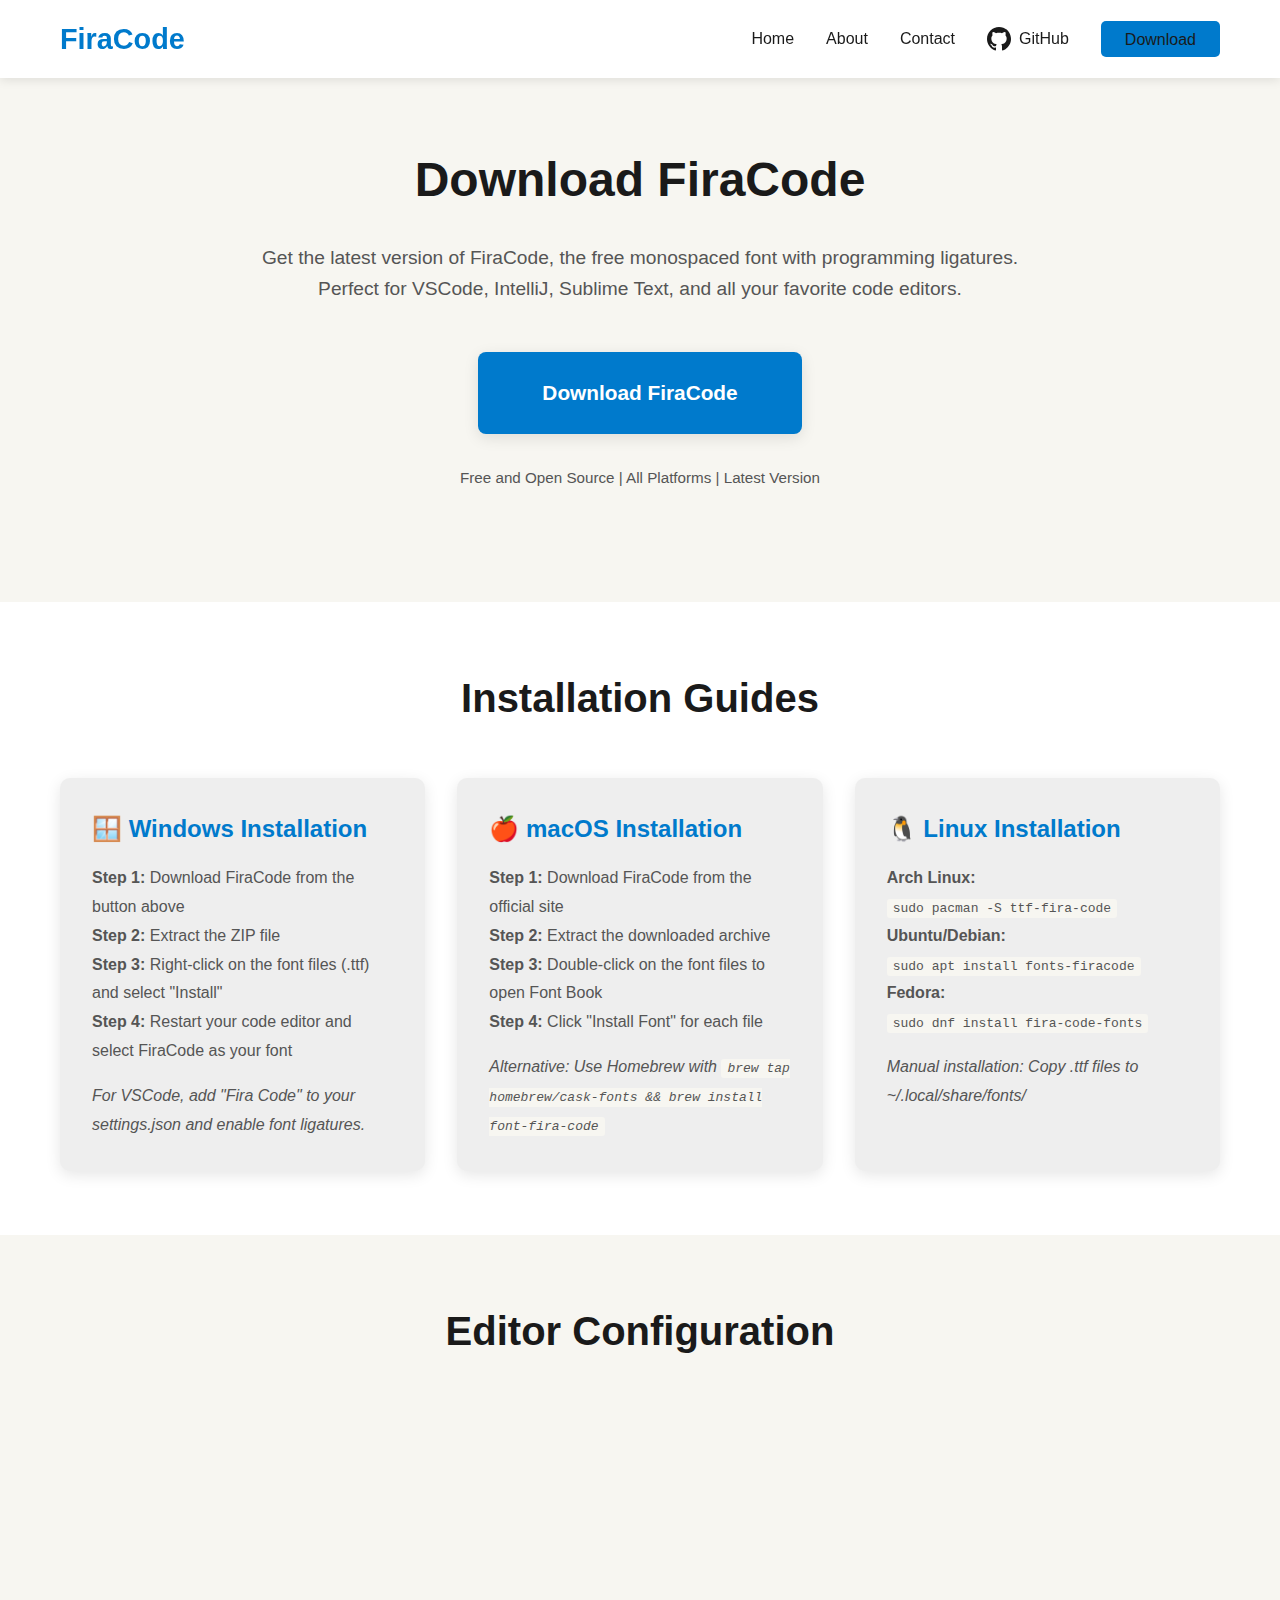
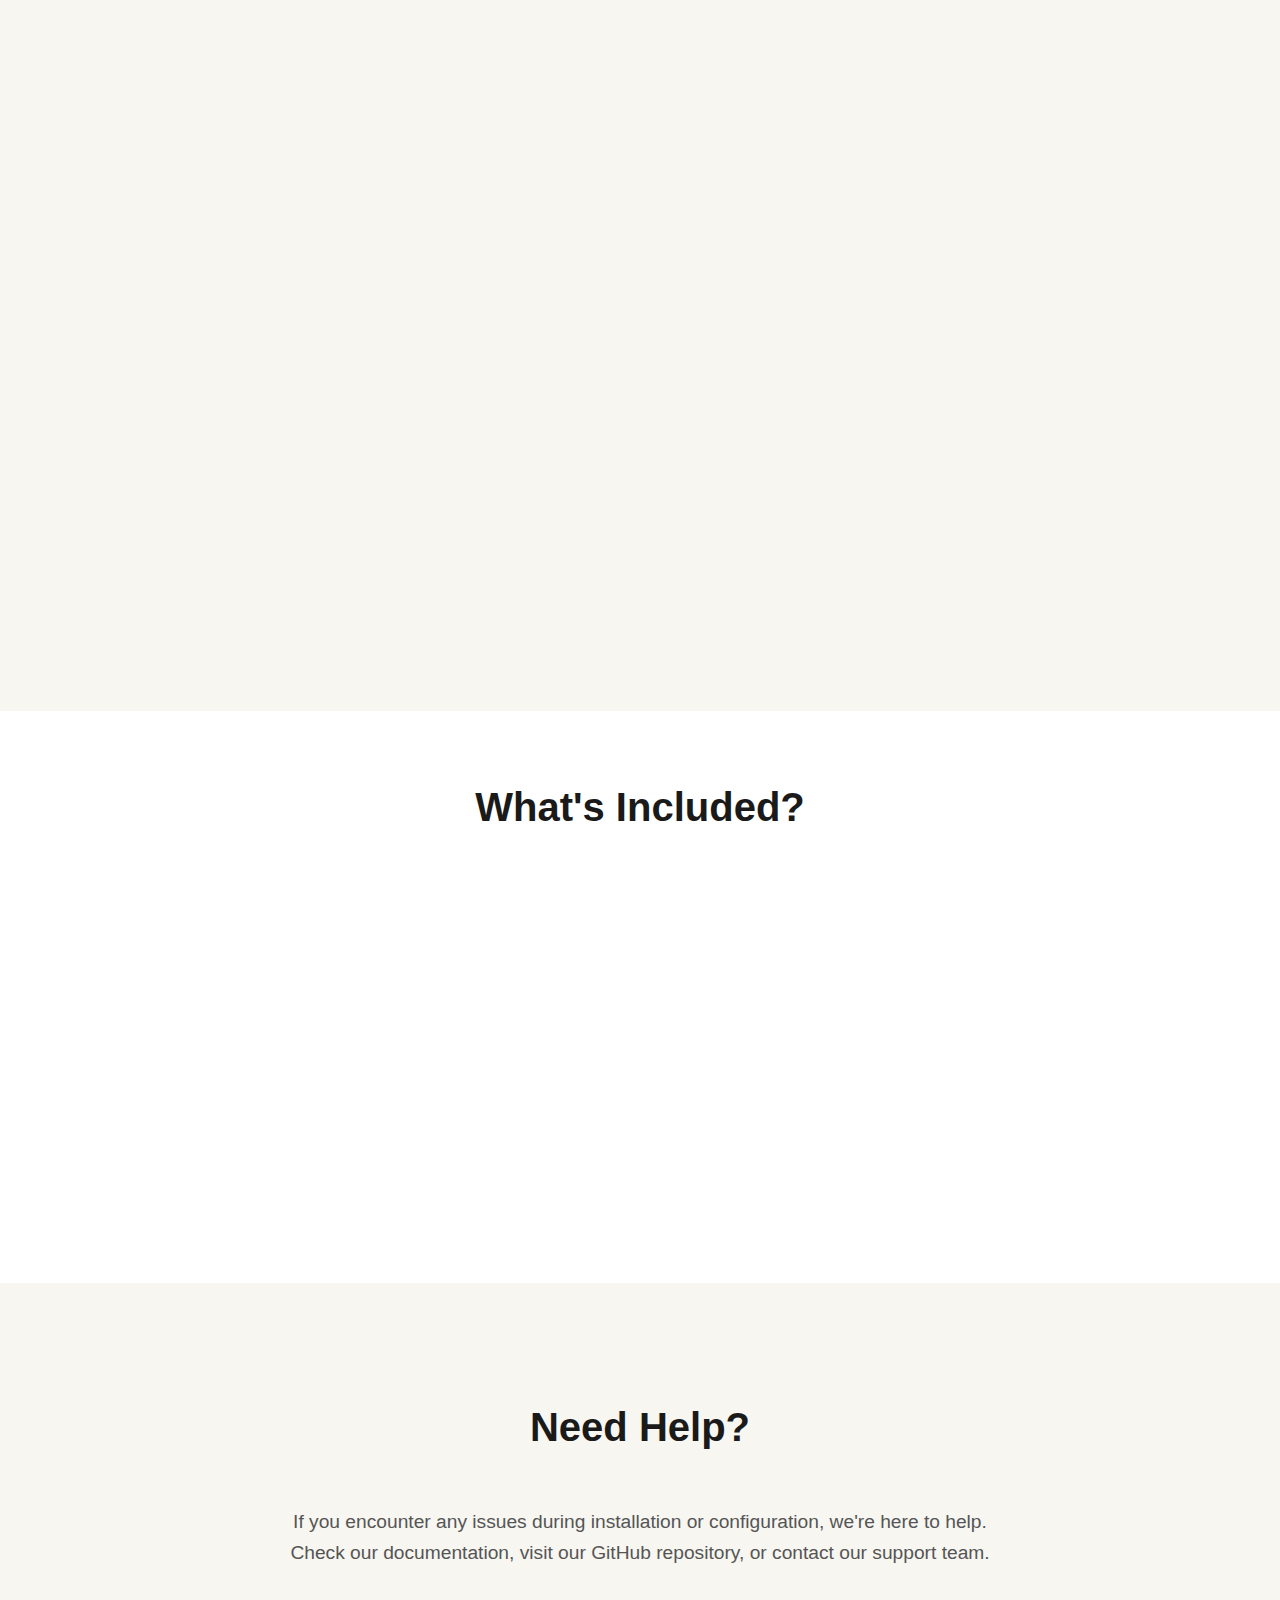
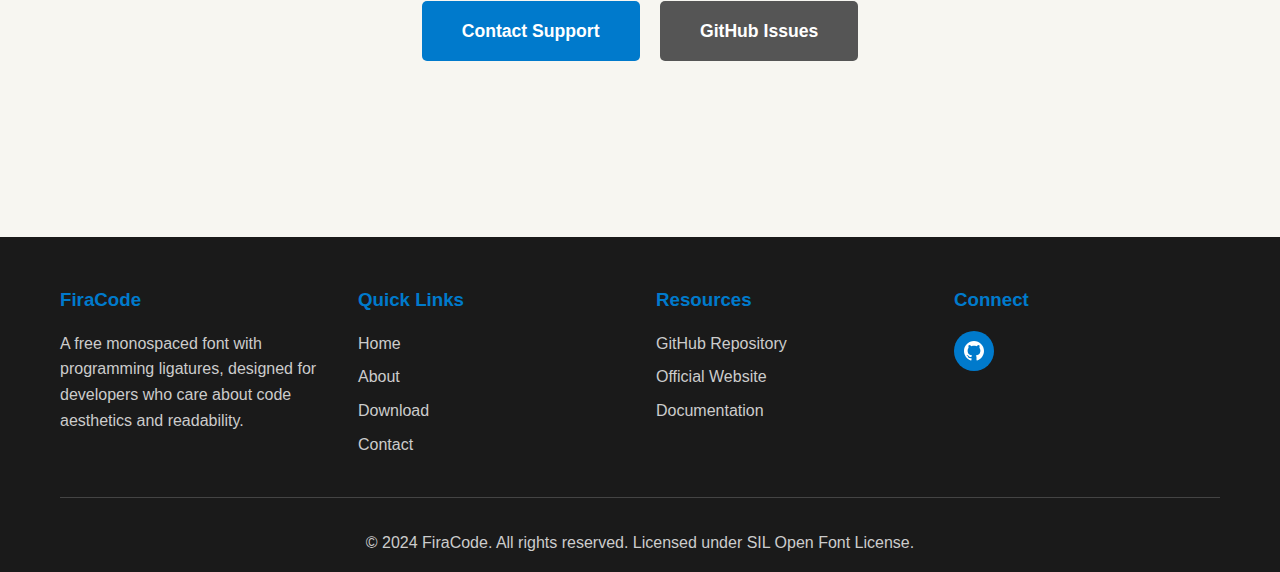
<file: download.html>
<!DOCTYPE html>
<html lang="en">
<head>
    <meta charset="UTF-8">
    <meta name="viewport" content="width=device-width, initial-scale=1.0">
    <meta name="description" content="Download FiraCode - Free monospaced programming font with ligatures. Available for Windows, macOS, and Linux. Install firacode nerd font for VSCode and other editors.">
    <meta name="keywords" content="download fira code, firacode download, install firacode, firacode nerd font download">
    <title>Download FiraCode - Free Programming Font</title>
    <link rel="stylesheet" href="style.css">
</head>
<body>
    <header>
        <nav class="container">
            <a href="index.html" class="logo">FiraCode</a>
            <div class="menu-toggle" id="menuToggle">
                <span></span>
                <span></span>
                <span></span>
            </div>
            <ul class="nav-links" id="navLinks">
                <li><a href="index.html">Home</a></li>
                <li><a href="about.html">About</a></li>
                <li><a href="contact.html">Contact</a></li>
                <li><a href="https://github.com/FiraCodee/FiraCode" target="_blank" class="github-link">
                    <svg class="github-icon" viewBox="0 0 24 24" fill="currentColor">
                        <path d="M12 0c-6.626 0-12 5.373-12 12 0 5.302 3.438 9.8 8.207 11.387.599.111.793-.261.793-.577v-2.234c-3.338.726-4.033-1.416-4.033-1.416-.546-1.387-1.333-1.756-1.333-1.756-1.089-.745.083-.729.083-.729 1.205.084 1.839 1.237 1.839 1.237 1.07 1.834 2.807 1.304 3.492.997.107-.775.418-1.305.762-1.604-2.665-.305-5.467-1.334-5.467-5.931 0-1.311.469-2.381 1.236-3.221-.124-.303-.535-1.524.117-3.176 0 0 1.008-.322 3.301 1.23.957-.266 1.983-.399 3.003-.404 1.02.005 2.047.138 3.006.404 2.291-1.552 3.297-1.23 3.297-1.23.653 1.653.242 2.874.118 3.176.77.84 1.235 1.911 1.235 3.221 0 4.609-2.807 5.624-5.479 5.921.43.372.823 1.102.823 2.222v3.293c0 .319.192.694.801.576 4.765-1.589 8.199-6.086 8.199-11.386 0-6.627-5.373-12-12-12z"/>
                    </svg>
                    GitHub
                </a></li>
                <li><a href="download.html" class="download-btn-nav">Download</a></li>
            </ul>
        </nav>
    </header>

    <section class="download-section">
        <div class="download-hero">
            <h1>Download FiraCode</h1>
            <p>
                Get the latest version of FiraCode, the free monospaced font with programming ligatures. 
                Perfect for VSCode, IntelliJ, Sublime Text, and all your favorite code editors.
            </p>
            <a href="https://firacode.org/downloads/" target="_blank" class="download-button">
                Download FiraCode
            </a>
            <p style="margin-top: 2rem; color: var(--text-gray); font-size: 0.95rem;">
                Free and Open Source | All Platforms | Latest Version
            </p>
        </div>
    </section>

    <section class="section section-alt">
        <div class="container">
            <h2 class="section-title">Installation Guides</h2>
            <div class="features-grid">
                <div class="feature-card">
                    <h3>🪟 Windows Installation</h3>
                    <p><strong>Step 1:</strong> Download FiraCode from the button above</p>
                    <p><strong>Step 2:</strong> Extract the ZIP file</p>
                    <p><strong>Step 3:</strong> Right-click on the font files (.ttf) and select "Install"</p>
                    <p><strong>Step 4:</strong> Restart your code editor and select FiraCode as your font</p>
                    <p style="margin-top: 1rem; font-style: italic; color: var(--text-gray);">
                        For VSCode, add "Fira Code" to your settings.json and enable font ligatures.
                    </p>
                </div>

                <div class="feature-card">
                    <h3>🍎 macOS Installation</h3>
                    <p><strong>Step 1:</strong> Download FiraCode from the official site</p>
                    <p><strong>Step 2:</strong> Extract the downloaded archive</p>
                    <p><strong>Step 3:</strong> Double-click on the font files to open Font Book</p>
                    <p><strong>Step 4:</strong> Click "Install Font" for each file</p>
                    <p style="margin-top: 1rem; font-style: italic; color: var(--text-gray);">
                        Alternative: Use Homebrew with <code style="background: var(--primary); padding: 2px 6px; border-radius: 3px;">brew tap homebrew/cask-fonts && brew install font-fira-code</code>
                    </p>
                </div>

                <div class="feature-card">
                    <h3>🐧 Linux Installation</h3>
                    <p><strong>Arch Linux:</strong></p>
                    <p><code style="background: var(--primary); padding: 2px 6px; border-radius: 3px;">sudo pacman -S ttf-fira-code</code></p>
                    <p><strong>Ubuntu/Debian:</strong></p>
                    <p><code style="background: var(--primary); padding: 2px 6px; border-radius: 3px;">sudo apt install fonts-firacode</code></p>
                    <p><strong>Fedora:</strong></p>
                    <p><code style="background: var(--primary); padding: 2px 6px; border-radius: 3px;">sudo dnf install fira-code-fonts</code></p>
                    <p style="margin-top: 1rem; font-style: italic; color: var(--text-gray);">
                        Manual installation: Copy .ttf files to ~/.local/share/fonts/
                    </p>
                </div>
            </div>
        </div>
    </section>

    <section class="section">
        <div class="container">
            <h2 class="section-title">Editor Configuration</h2>
            <div class="features-grid">
                <div class="feature-card">
                    <h3>Visual Studio Code</h3>
                    <p>Open your settings.json and add:</p>
                    <pre style="background: var(--secondary); padding: 1rem; border-radius: 5px; overflow-x: auto; margin-top: 1rem;">
{
  "editor.fontFamily": "Fira Code",
  "editor.fontLigatures": true,
  "editor.fontSize": 14
}</pre>
                    <p style="margin-top: 1rem;">Press <strong>Ctrl+Shift+P</strong> (or <strong>Cmd+Shift+P</strong> on Mac), type "settings", and choose "Preferences: Open Settings (JSON)".</p>
                </div>

                <div class="feature-card">
                    <h3>IntelliJ IDEA / PyCharm</h3>
                    <p><strong>Step 1:</strong> Go to File → Settings (or Preferences on Mac)</p>
                    <p><strong>Step 2:</strong> Navigate to Editor → Font</p>
                    <p><strong>Step 3:</strong> Select "Fira Code" from the font dropdown</p>
                    <p><strong>Step 4:</strong> Check "Enable font ligatures"</p>
                    <p><strong>Step 5:</strong> Adjust font size to your preference (12-14 recommended)</p>
                </div>

                <div class="feature-card">
                    <h3>Sublime Text</h3>
                    <p>Open Preferences → Settings and add:</p>
                    <pre style="background: var(--secondary); padding: 1rem; border-radius: 5px; overflow-x: auto; margin-top: 1rem;">
{
  "font_face": "Fira Code",
  "font_options": ["subpixel_antialias"]
}</pre>
                    <p style="margin-top: 1rem;">Note: Sublime Text 3 supports ligatures only with specific builds. Consider upgrading to Sublime Text 4 for full support.</p>
                </div>

                <div class="feature-card">
                    <h3>Atom</h3>
                    <p>Open Settings → Editor and set:</p>
                    <p><strong>Font Family:</strong> Fira Code</p>
                    <p>Or edit your styles.less:</p>
                    <pre style="background: var(--secondary); padding: 1rem; border-radius: 5px; overflow-x: auto; margin-top: 1rem;">
atom-text-editor {
  font-family: "Fira Code";
}</pre>
                </div>

                <div class="feature-card">
                    <h3>Vim / Neovim</h3>
                    <p>Add to your .vimrc or init.vim:</p>
                    <pre style="background: var(--secondary); padding: 1rem; border-radius: 5px; overflow-x: auto; margin-top: 1rem;">
set guifont=Fira\ Code:h12</pre>
                    <p style="margin-top: 1rem;">For terminal Vim, configure your terminal emulator to use Fira Code. Ligatures are supported in GUI versions (gVim, MacVim, Neovim-Qt).</p>
                </div>

                <div class="feature-card">
                    <h3>Terminal Emulators</h3>
                    <p><strong>Windows Terminal:</strong> Settings → Defaults → Font face → Fira Code</p>
                    <p><strong>iTerm2:</strong> Preferences → Profiles → Text → Font → Fira Code</p>
                    <p><strong>GNOME Terminal:</strong> Preferences → Profiles → Custom font → Fira Code</p>
                    <p style="margin-top: 1rem; font-style: italic; color: var(--text-gray);">
                        For FiraCode Nerd Font variant with additional icons, download from Nerd Fonts website.
                    </p>
                </div>
            </div>
        </div>
    </section>

    <section class="section section-alt">
        <div class="container">
            <h2 class="section-title">What's Included?</h2>
            <div class="features-grid">
                <div class="feature-card">
                    <h3>Font Weights</h3>
                    <p>FiraCode comes with multiple font weights to suit your preferences:</p>
                    <ul style="color: var(--text-gray); margin-top: 1rem; margin-left: 1.5rem;">
                        <li>Light (300)</li>
                        <li>Regular (400)</li>
                        <li>Medium (500)</li>
                        <li>SemiBold (600)</li>
                        <li>Bold (700)</li>
                    </ul>
                </div>

                <div class="feature-card">
                    <h3>Programming Ligatures</h3>
                    <p>Over 100 carefully crafted ligatures for common programming symbols:</p>
                    <ul style="color: var(--text-gray); margin-top: 1rem; margin-left: 1.5rem;">
                        <li>Arrows: ->, =>, <=, >=</li>
                        <li>Equality: ==, ===, !=, !==</li>
                        <li>Logic: &&, ||, !!</li>
                        <li>And many more!</li>
                    </ul>
                </div>

                <div class="feature-card">
                    <h3>Perfect Character Distinction</h3>
                    <p>Clear differentiation between commonly confused characters:</p>
                    <ul style="color: var(--text-gray); margin-top: 1rem; margin-left: 1.5rem;">
                        <li>0 (zero) vs O (letter)</li>
                        <li>1 (one) vs l (L) vs I (i)</li>
                        <li>Slashed zero option</li>
                        <li>Dotted zero available</li>
                    </ul>
                </div>
            </div>
        </div>
    </section>

    <section class="section">
        <div class="container" style="text-align: center; padding: 3rem 0;">
            <h2 class="section-title">Need Help?</h2>
            <p style="font-size: 1.2rem; color: var(--text-gray); max-width: 700px; margin: 0 auto 2rem;">
                If you encounter any issues during installation or configuration, we're here to help. 
                Check our documentation, visit our GitHub repository, or contact our support team.
            </p>
            <a href="contact.html" class="cta-button" style="margin-right: 1rem;">Contact Support</a>
            <a href="https://github.com/FiraCodee/FiraCode" target="_blank" class="cta-button" style="background-color: var(--text-gray);">GitHub Issues</a>
        </div>
    </section>

    <footer>
        <div class="container">
            <div class="footer-content">
                <div class="footer-section">
                    <h3>FiraCode</h3>
                    <p>A free monospaced font with programming ligatures, designed for developers who care about code aesthetics and readability.</p>
                </div>
                <div class="footer-section">
                    <h3>Quick Links</h3>
                    <a href="index.html">Home</a>
                    <a href="about.html">About</a>
                    <a href="download.html">Download</a>
                    <a href="contact.html">Contact</a>
                </div>
                <div class="footer-section">
                    <h3>Resources</h3>
                    <a href="https://github.com/FiraCodee/FiraCode" target="_blank">GitHub Repository</a>
                    <a href="https://firacode.org/" target="_blank">Official Website</a>
                    <a href="download.html">Documentation</a>
                </div>
                <div class="footer-section">
                    <h3>Connect</h3>
                    <div class="social-links">
                        <a href="https://github.com/FiraCodee/FiraCode" target="_blank" title="GitHub">
                            <svg width="20" height="20" viewBox="0 0 24 24" fill="white">
                                <path d="M12 0c-6.626 0-12 5.373-12 12 0 5.302 3.438 9.8 8.207 11.387.599.111.793-.261.793-.577v-2.234c-3.338.726-4.033-1.416-4.033-1.416-.546-1.387-1.333-1.756-1.333-1.756-1.089-.745.083-.729.083-.729 1.205.084 1.839 1.237 1.839 1.237 1.07 1.834 2.807 1.304 3.492.997.107-.775.418-1.305.762-1.604-2.665-.305-5.467-1.334-5.467-5.931 0-1.311.469-2.381 1.236-3.221-.124-.303-.535-1.524.117-3.176 0 0 1.008-.322 3.301 1.23.957-.266 1.983-.399 3.003-.404 1.02.005 2.047.138 3.006.404 2.291-1.552 3.297-1.23 3.297-1.23.653 1.653.242 2.874.118 3.176.77.84 1.235 1.911 1.235 3.221 0 4.609-2.807 5.624-5.479 5.921.43.372.823 1.102.823 2.222v3.293c0 .319.192.694.801.576 4.765-1.589 8.199-6.086 8.199-11.386 0-6.627-5.373-12-12-12z"/>
                            </svg>
                        </a>
                    </div>
                </div>
            </div>
            <div class="footer-bottom">
                <p>&copy; 2024 FiraCode. All rights reserved. Licensed under SIL Open Font License.</p>
            </div>
        </div>
    </footer>

    <script src="script.js"></script>
</body>
</html>
</file>
<file: style.css>
:root {
    --primary: #F7F6F1;
    --secondary: #EEEEEE;
    --white: #FFFFFF;
    --text-dark: #1a1a1a;
    --text-gray: #555555;
    --accent: #007acc;
    --accent-hover: #005a9e;
    --border-color: #ddd;
    --shadow: rgba(0, 0, 0, 0.1);
}

* {
    margin: 0;
    padding: 0;
    box-sizing: border-box;
}

body {
    font-family: 'Segoe UI', Tahoma, Geneva, Verdana, sans-serif;
    line-height: 1.6;
    color: var(--text-dark);
    background-color: var(--primary);
}

.container {
    max-width: 1200px;
    margin: 0 auto;
    padding: 0 20px;
}

/* Navigation Bar */
header {
    background-color: var(--white);
    box-shadow: 0 2px 10px var(--shadow);
    position: sticky;
    top: 0;
    z-index: 1000;
    padding: 1rem 0;
}

nav {
    display: flex;
    justify-content: space-between;
    align-items: center;
    flex-wrap: wrap;
}

.logo {
    font-size: 1.8rem;
    font-weight: bold;
    color: var(--accent);
    text-decoration: none;
    transition: color 0.3s ease;
}

.logo:hover {
    color: var(--accent-hover);
}

.nav-links {
    display: flex;
    list-style: none;
    gap: 2rem;
    align-items: center;
}

.nav-links a {
    text-decoration: none;
    color: var(--text-dark);
    font-weight: 500;
    transition: color 0.3s ease;
    position: relative;
}

.nav-links a:hover {
    color: var(--accent);
}

.nav-links a::after {
    content: '';
    position: absolute;
    bottom: -5px;
    left: 0;
    width: 0;
    height: 2px;
    background-color: var(--accent);
    transition: width 0.3s ease;
}

.nav-links a:hover::after {
    width: 100%;
}

.github-link {
    display: flex;
    align-items: center;
    gap: 0.5rem;
}

.github-icon {
    width: 24px;
    height: 24px;
}

.download-btn-nav {
    background-color: var(--accent);
    color: var(--white);
    padding: 0.6rem 1.5rem;
    border-radius: 5px;
    transition: background-color 0.3s ease, transform 0.2s ease;
}

.download-btn-nav:hover {
    background-color: var(--accent-hover);
    transform: translateY(-2px);
}

.download-btn-nav::after {
    display: none;
}

.menu-toggle {
    display: none;
    flex-direction: column;
    cursor: pointer;
    gap: 5px;
}

.menu-toggle span {
    width: 25px;
    height: 3px;
    background-color: var(--text-dark);
    transition: all 0.3s ease;
}

/* Hero Section */
.hero {
    background: linear-gradient(135deg, var(--secondary) 0%, var(--white) 100%);
    padding: 5rem 0;
    text-align: center;
}

.hero h1 {
    font-size: 3.5rem;
    margin-bottom: 1rem;
    color: var(--text-dark);
    animation: fadeInUp 1s ease;
}

.hero p {
    font-size: 1.3rem;
    color: var(--text-gray);
    margin-bottom: 2rem;
    animation: fadeInUp 1.2s ease;
}

.cta-button {
    display: inline-block;
    background-color: var(--accent);
    color: var(--white);
    padding: 1rem 2.5rem;
    text-decoration: none;
    border-radius: 5px;
    font-size: 1.1rem;
    font-weight: 600;
    transition: background-color 0.3s ease, transform 0.2s ease, box-shadow 0.3s ease;
    animation: fadeInUp 1.4s ease;
}

.cta-button:hover {
    background-color: var(--accent-hover);
    transform: translateY(-3px);
    box-shadow: 0 5px 15px var(--shadow);
}

/* Content Sections */
.section {
    padding: 4rem 0;
}

.section-alt {
    background-color: var(--white);
}

.section-title {
    text-align: center;
    font-size: 2.5rem;
    margin-bottom: 3rem;
    color: var(--text-dark);
}

.features-grid {
    display: grid;
    grid-template-columns: repeat(auto-fit, minmax(300px, 1fr));
    gap: 2rem;
    margin-top: 2rem;
}

.feature-card {
    background-color: var(--white);
    padding: 2rem;
    border-radius: 10px;
    box-shadow: 0 4px 15px var(--shadow);
    transition: transform 0.3s ease, box-shadow 0.3s ease;
}

.section-alt .feature-card {
    background-color: var(--secondary);
}

.feature-card:hover {
    transform: translateY(-10px);
    box-shadow: 0 8px 25px var(--shadow);
}

.feature-card h3 {
    font-size: 1.5rem;
    margin-bottom: 1rem;
    color: var(--accent);
}

.feature-card p {
    color: var(--text-gray);
    line-height: 1.8;
}

/* About Page */
.about-content {
    max-width: 900px;
    margin: 0 auto;
    padding: 2rem;
}

.about-section {
    margin-bottom: 3rem;
}

.about-section h2 {
    font-size: 2rem;
    margin-bottom: 1rem;
    color: var(--accent);
}

.about-section p {
    font-size: 1.1rem;
    color: var(--text-gray);
    line-height: 1.8;
}

/* Contact Page */
.contact-container {
    max-width: 700px;
    margin: 0 auto;
    padding: 2rem;
}

.contact-form {
    background-color: var(--white);
    padding: 3rem;
    border-radius: 10px;
    box-shadow: 0 4px 15px var(--shadow);
}

.form-group {
    margin-bottom: 1.5rem;
}

.form-group label {
    display: block;
    margin-bottom: 0.5rem;
    font-weight: 600;
    color: var(--text-dark);
}

.form-group input,
.form-group textarea {
    width: 100%;
    padding: 0.8rem;
    border: 2px solid var(--border-color);
    border-radius: 5px;
    font-size: 1rem;
    transition: border-color 0.3s ease;
}

.form-group input:focus,
.form-group textarea:focus {
    outline: none;
    border-color: var(--accent);
}

.form-group textarea {
    resize: vertical;
    min-height: 150px;
}

.submit-btn {
    width: 100%;
    padding: 1rem;
    background-color: var(--accent);
    color: var(--white);
    border: none;
    border-radius: 5px;
    font-size: 1.1rem;
    font-weight: 600;
    cursor: pointer;
    transition: background-color 0.3s ease, transform 0.2s ease;
}

.submit-btn:hover {
    background-color: var(--accent-hover);
    transform: translateY(-2px);
}

/* Download Page */
.download-section {
    text-align: center;
    padding: 4rem 2rem;
}

.download-hero {
    max-width: 800px;
    margin: 0 auto;
}

.download-hero h1 {
    font-size: 3rem;
    margin-bottom: 1.5rem;
}

.download-hero p {
    font-size: 1.2rem;
    color: var(--text-gray);
    margin-bottom: 3rem;
}

.download-button {
    display: inline-block;
    background-color: var(--accent);
    color: var(--white);
    padding: 1.5rem 4rem;
    text-decoration: none;
    border-radius: 8px;
    font-size: 1.3rem;
    font-weight: 700;
    transition: background-color 0.3s ease, transform 0.2s ease, box-shadow 0.3s ease;
    box-shadow: 0 4px 15px var(--shadow);
}

.download-button:hover {
    background-color: var(--accent-hover);
    transform: translateY(-5px);
    box-shadow: 0 8px 25px var(--shadow);
}

/* Footer */
footer {
    background-color: var(--text-dark);
    color: var(--white);
    padding: 3rem 0 1rem;
    margin-top: 4rem;
}

.footer-content {
    display: grid;
    grid-template-columns: repeat(auto-fit, minmax(250px, 1fr));
    gap: 2rem;
    margin-bottom: 2rem;
}

.footer-section h3 {
    margin-bottom: 1rem;
    color: var(--accent);
}

.footer-section p,
.footer-section a {
    color: #ccc;
    text-decoration: none;
    display: block;
    margin-bottom: 0.5rem;
    transition: color 0.3s ease;
}

.footer-section a:hover {
    color: var(--white);
}

.social-links {
    display: flex;
    gap: 1rem;
    margin-top: 1rem;
}

.social-links a {
    display: inline-block;
    width: 40px;
    height: 40px;
    background-color: var(--accent);
    border-radius: 50%;
    display: flex;
    align-items: center;
    justify-content: center;
    transition: background-color 0.3s ease, transform 0.2s ease;
}

.social-links a:hover {
    background-color: var(--accent-hover);
    transform: scale(1.1);
}

.footer-bottom {
    text-align: center;
    padding-top: 2rem;
    border-top: 1px solid #444;
    color: #ccc;
}

/* Animations */
@keyframes fadeInUp {
    from {
        opacity: 0;
        transform: translateY(30px);
    }
    to {
        opacity: 1;
        transform: translateY(0);
    }
}

/* Responsive Design */
@media (max-width: 768px) {
    .menu-toggle {
        display: flex;
    }

    .nav-links {
        display: none;
        width: 100%;
        flex-direction: column;
        gap: 1rem;
        padding: 1rem 0;
    }

    .nav-links.active {
        display: flex;
    }

    nav {
        flex-direction: column;
    }

    .hero h1 {
        font-size: 2.5rem;
    }

    .hero p {
        font-size: 1.1rem;
    }

    .section-title {
        font-size: 2rem;
    }

    .features-grid {
        grid-template-columns: 1fr;
    }

    .download-hero h1 {
        font-size: 2rem;
    }

    .footer-content {
        grid-template-columns: 1fr;
    }
}

@media (max-width: 480px) {
    .hero h1 {
        font-size: 2rem;
    }

    .cta-button,
    .download-button {
        padding: 0.8rem 1.5rem;
        font-size: 1rem;
    }

    .contact-form {
        padding: 1.5rem;
    }
}
</file>
